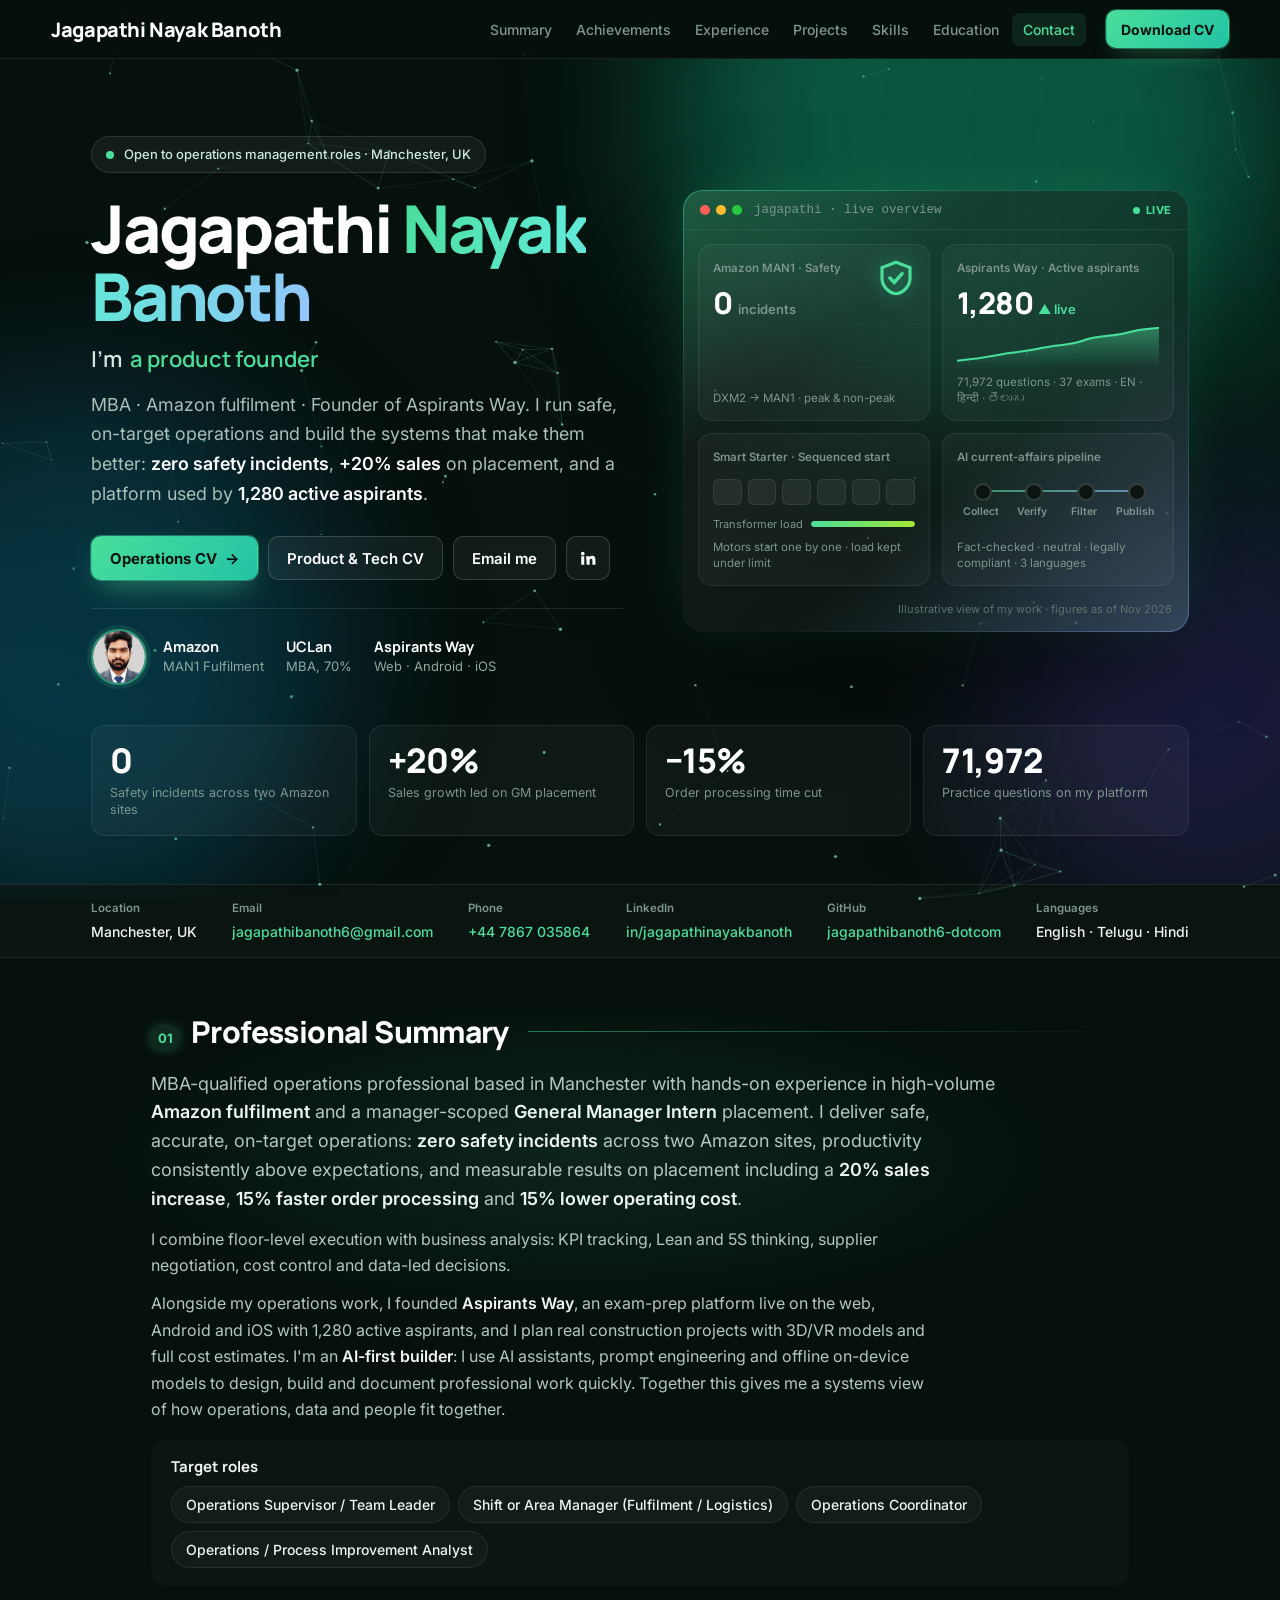
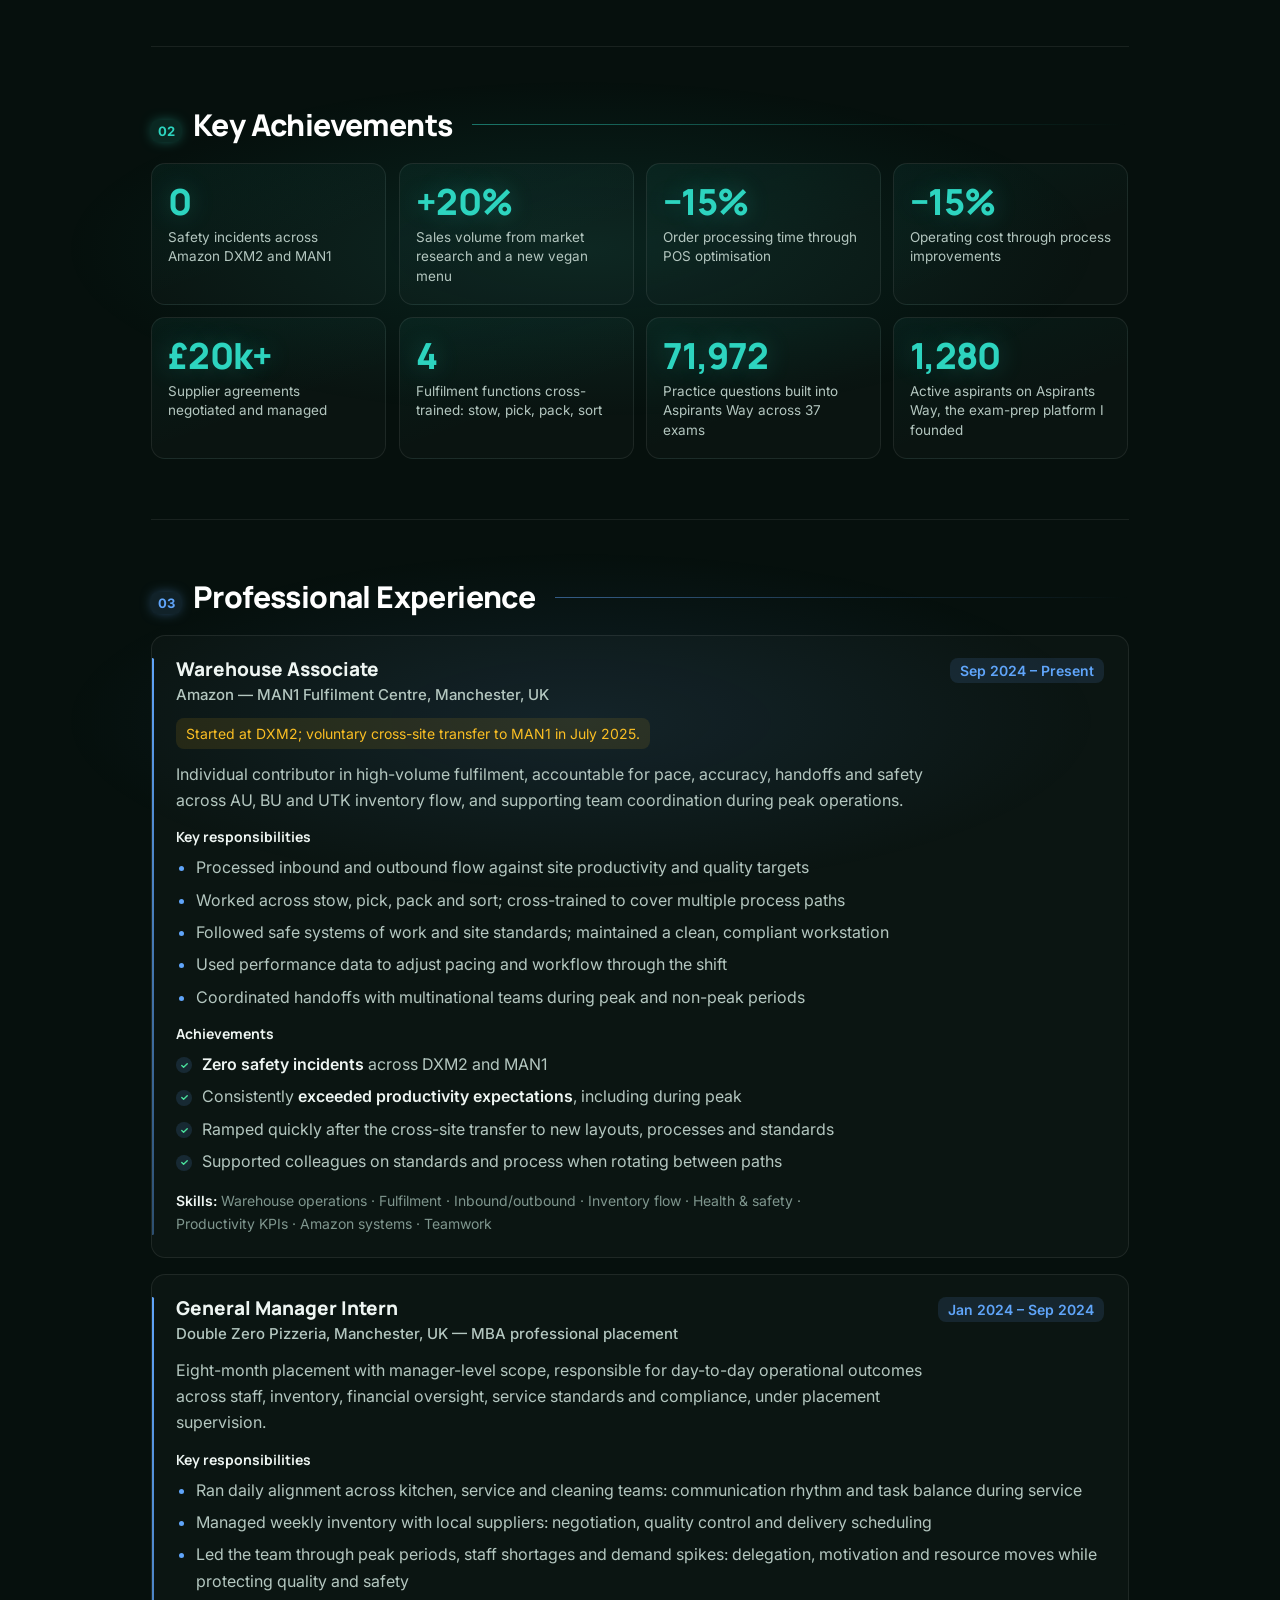
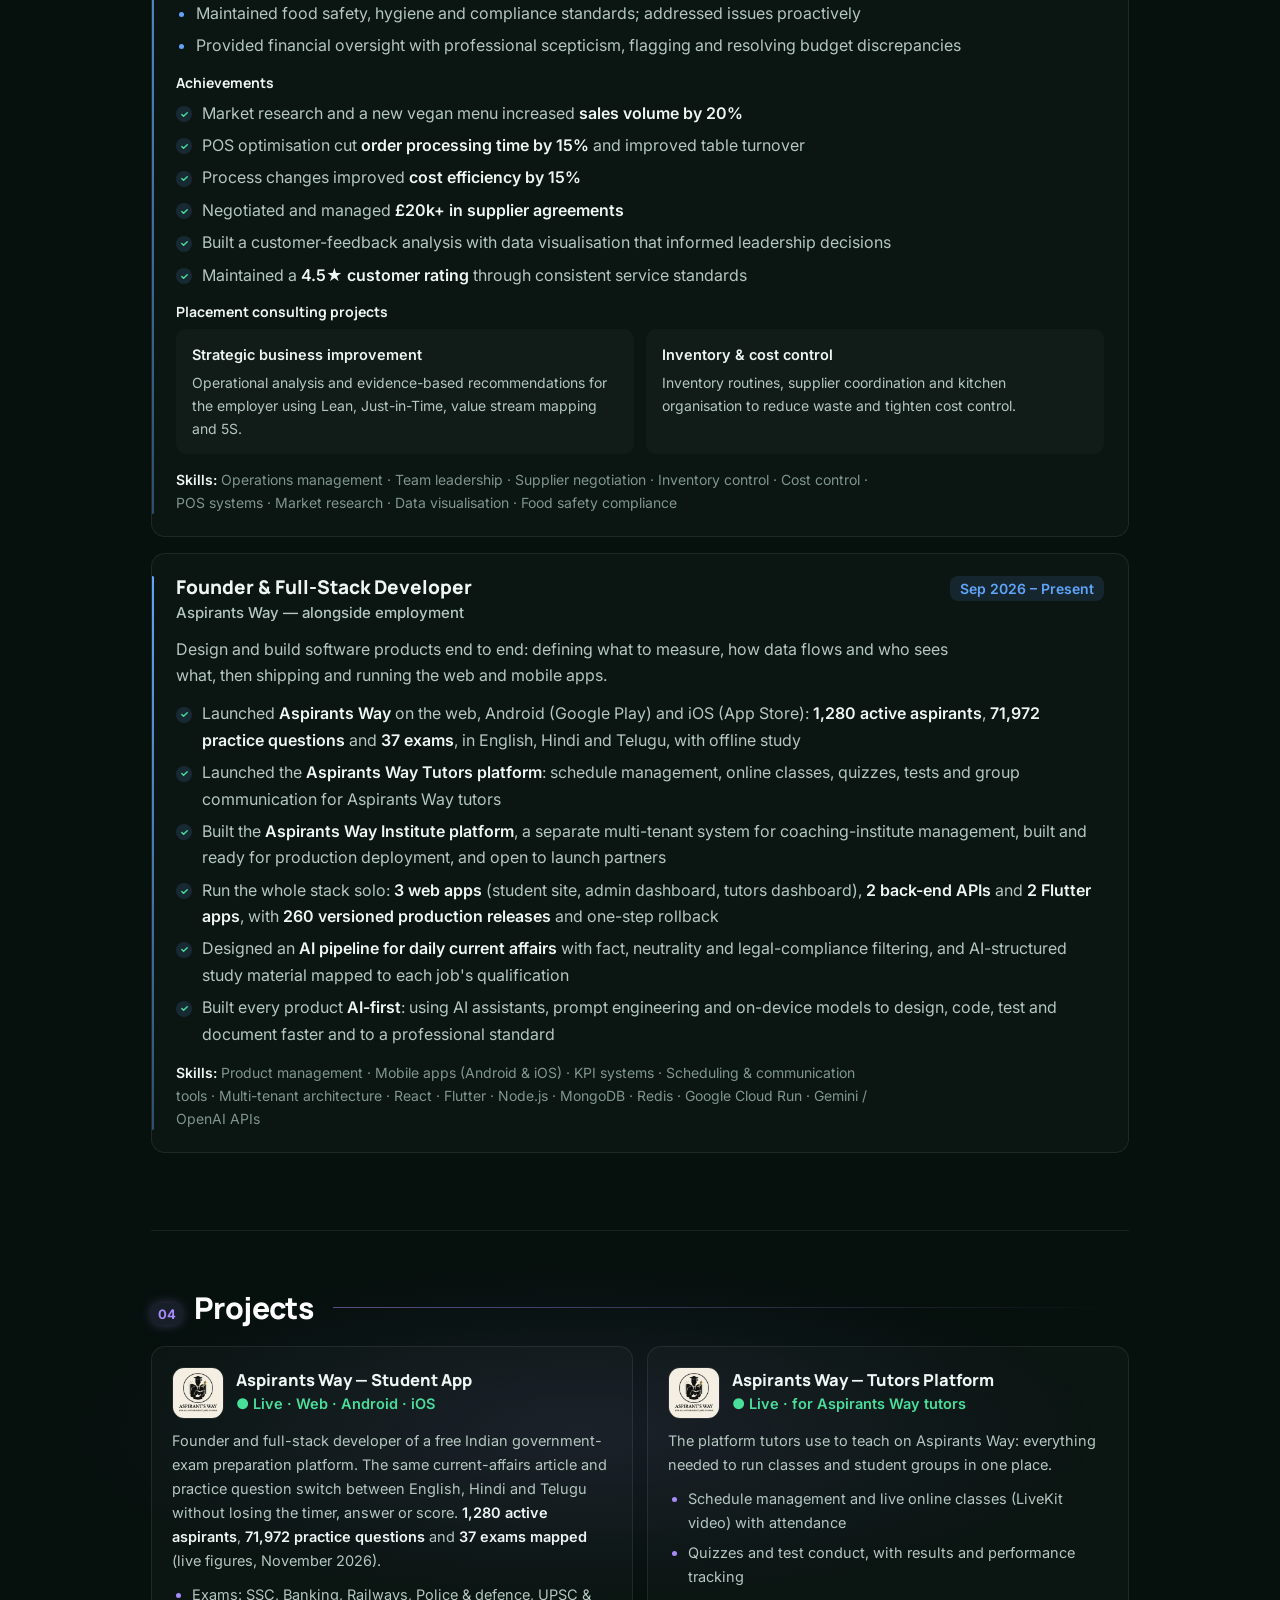
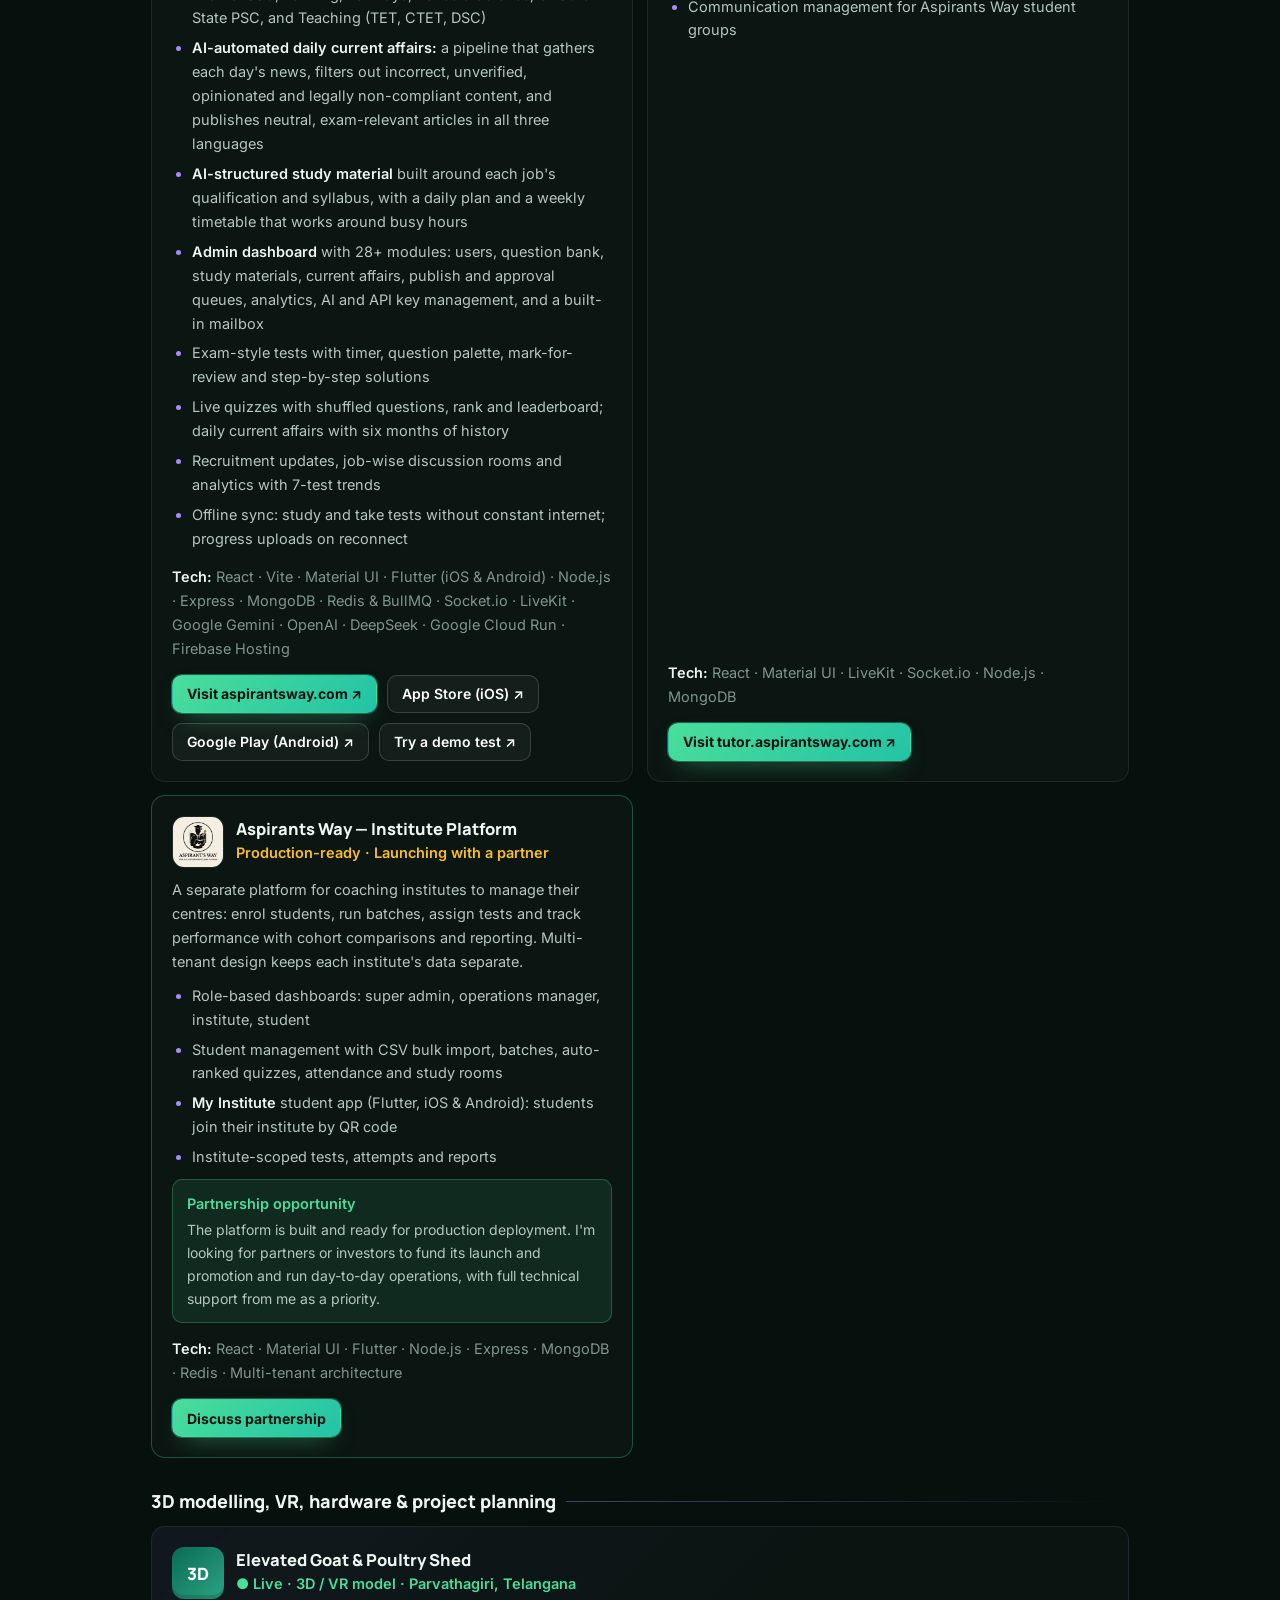
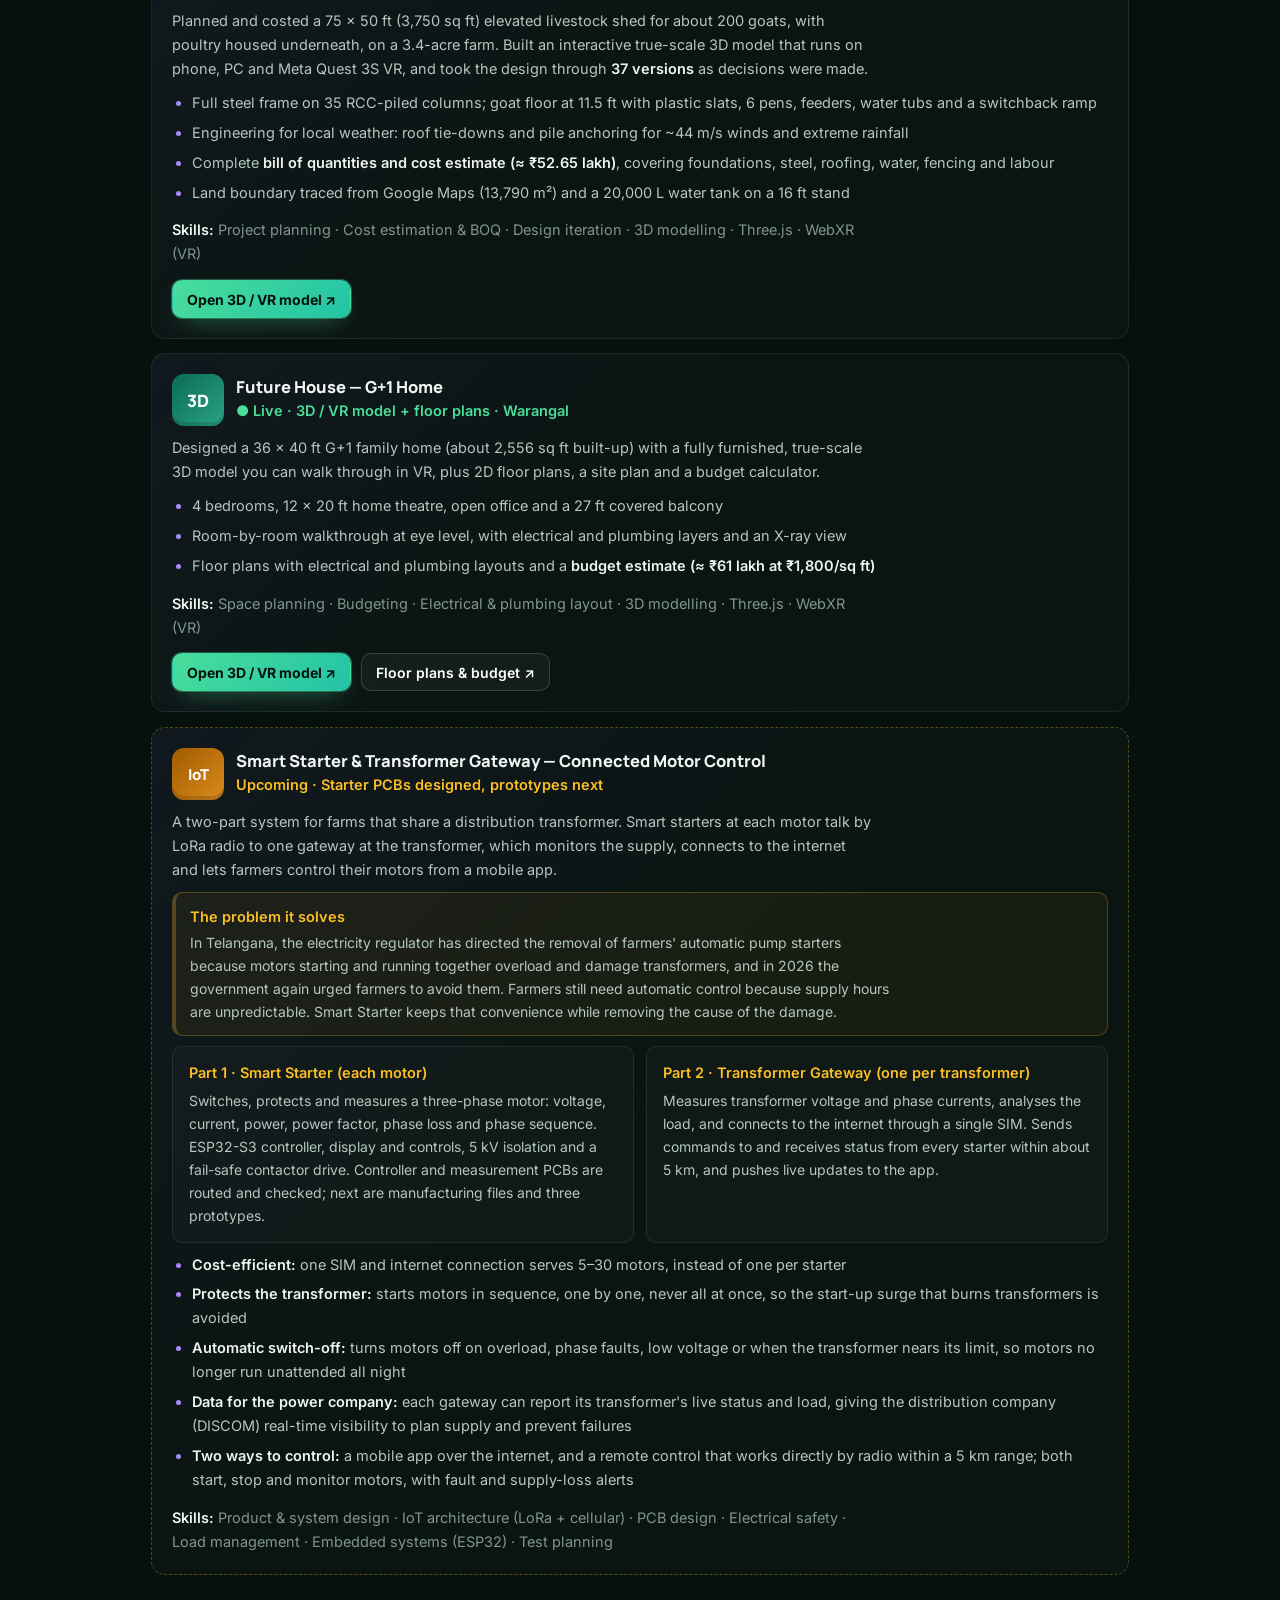
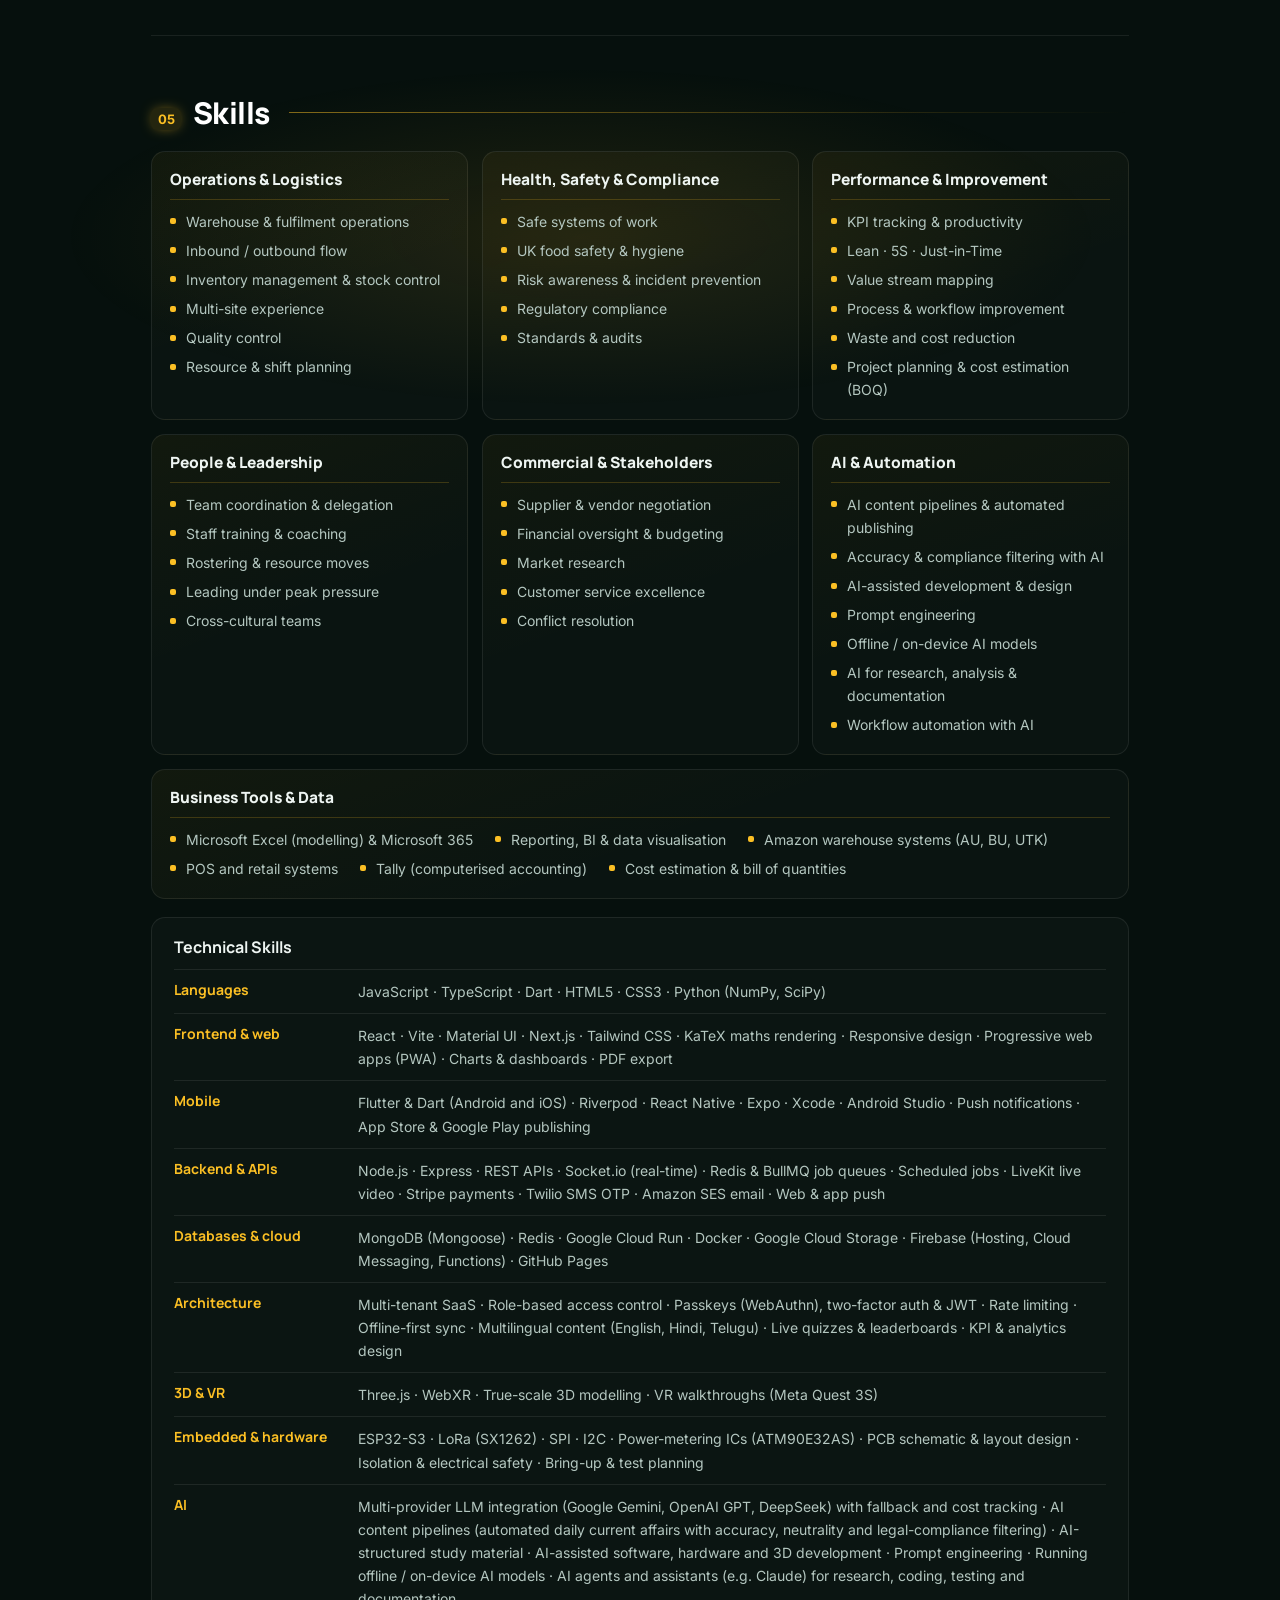
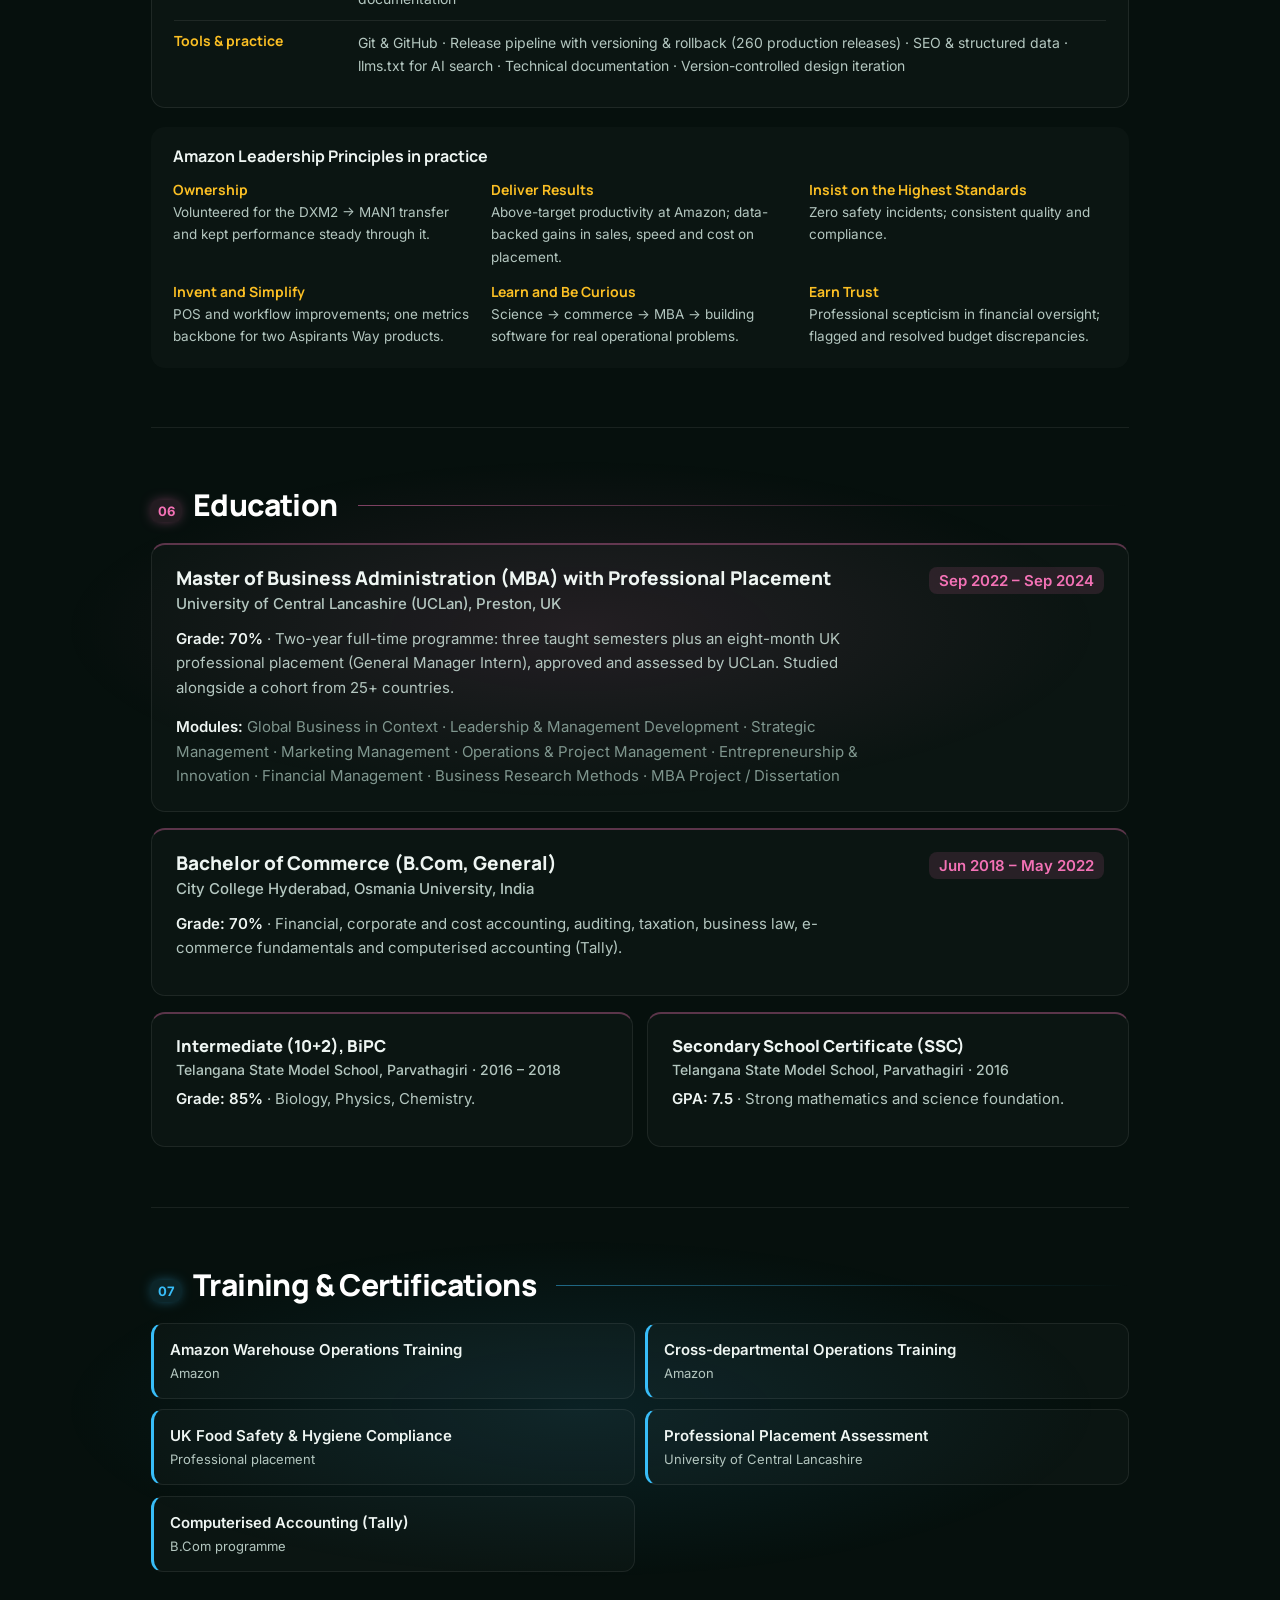
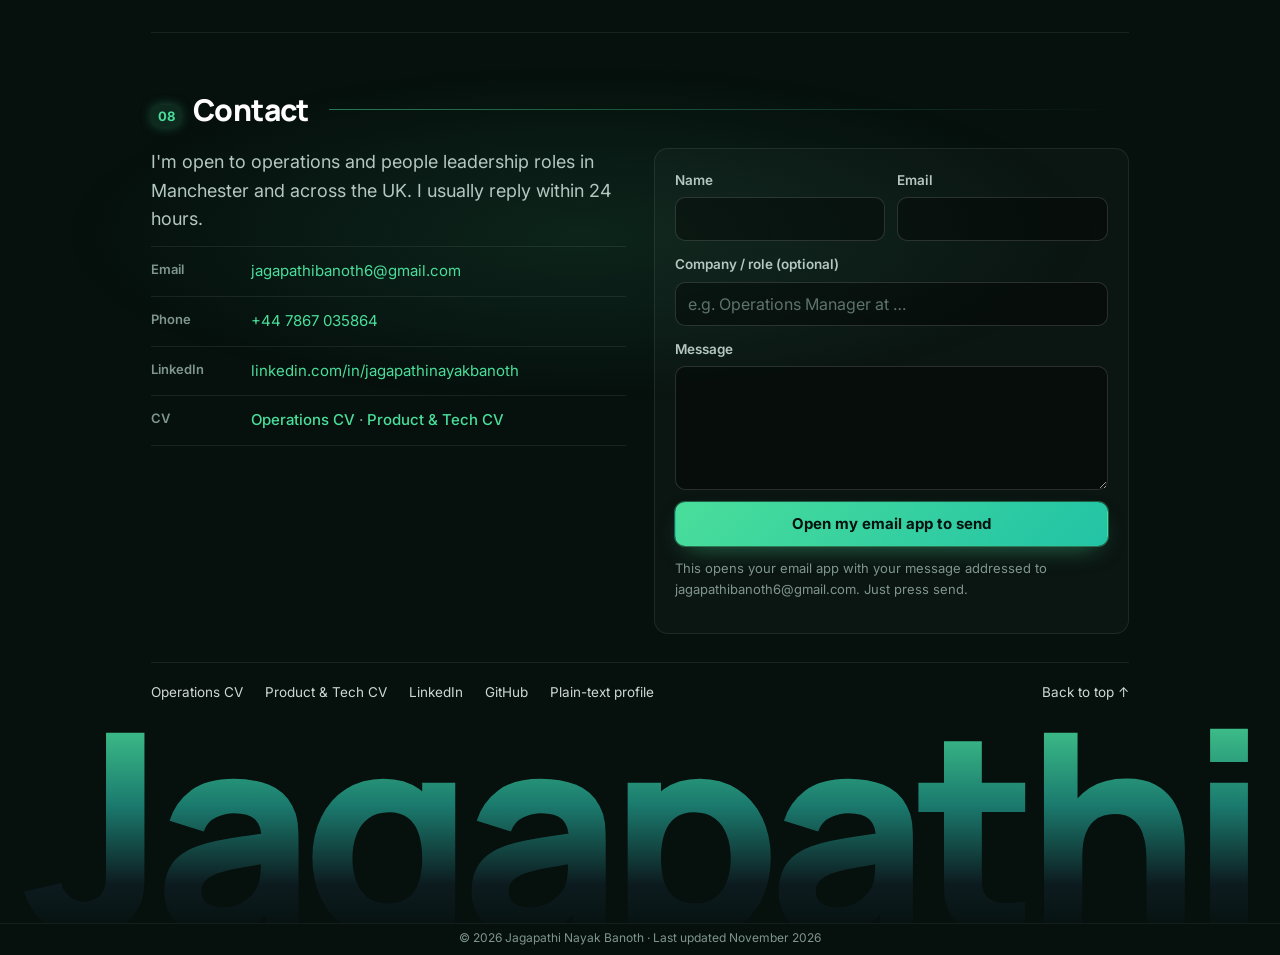
<file: index.html>
<!DOCTYPE html>
<html lang="en-GB">
<head>
<meta charset="UTF-8">
<meta name="viewport" content="width=device-width, initial-scale=1.0">
<title>Jagapathi Nayak Banoth | Operations Professional, MBA | Amazon Fulfilment | Manchester, UK</title>
<meta name="description" content="Jagapathi Nayak Banoth — MBA-qualified operations professional in Manchester, UK. Amazon fulfilment (MAN1), General Manager Intern placement, zero safety incidents, +20% sales, −15% processing time. Founder of Aspirants Way (web, Android, iOS; 1,280 active aspirants). Open to operations and people leadership roles.">
<meta name="keywords" content="Operations, Warehouse Operations, Fulfilment, Logistics, Amazon, Operations Manager, Shift Lead, Area Manager, Team Leader, MBA, Manchester, Health and Safety, KPI, Lean, 5S, Inventory Management, Supply Chain, Process Improvement">
<meta name="author" content="Jagapathi Nayak Banoth">
<meta name="robots" content="index, follow, max-image-preview:large">
<link rel="canonical" href="https://jagapathinayakbanoth.info/">
<meta property="og:type" content="profile">
<meta property="og:url" content="https://jagapathinayakbanoth.info/">
<meta property="og:title" content="Jagapathi Nayak Banoth — Operations Professional, MBA">
<meta property="og:description" content="Amazon fulfilment (MAN1) · GM Intern placement · MBA (UCLan). Safety, productivity and measurable results. Manchester, UK.">
<meta property="og:image" content="https://jagapathinayakbanoth.info/profile-picture.png">
<meta property="profile:first_name" content="Jagapathi Nayak">
<meta property="profile:last_name" content="Banoth">
<meta name="twitter:card" content="summary">
<meta name="theme-color" content="#ffffff">
<link rel="icon" type="image/png" href="favicon.png" sizes="48x48">
<link rel="apple-touch-icon" href="apple-touch-icon.png">
<link rel="alternate" type="text/plain" href="llms.txt" title="Plain-text profile for AI assistants">
<link rel="preconnect" href="https://fonts.googleapis.com">
<link rel="preconnect" href="https://fonts.gstatic.com" crossorigin>
<link href="https://fonts.googleapis.com/css2?family=Manrope:wght@600;700;800&family=Inter:wght@400;500;600&display=swap" rel="stylesheet">
<link rel="stylesheet" href="styles.css?v=13.7">

<script type="application/ld+json">
{
  "@context": "https://schema.org",
  "@type": "ProfilePage",
  "dateModified": "2026-11-21",
  "mainEntity": {
    "@type": "Person",
    "name": "Jagapathi Nayak Banoth",
    "jobTitle": "Operations Professional (Warehouse Associate, Amazon MAN1)",
    "description": "MBA-qualified operations professional with Amazon fulfilment experience and a manager-scoped General Manager Intern placement. Open to operations and people leadership roles in the UK.",
    "url": "https://jagapathinayakbanoth.info/",
    "image": "https://jagapathinayakbanoth.info/profile-picture.png",
    "email": "mailto:jagapathibanoth6@gmail.com",
    "telephone": "+44 7867 035864",
    "address": { "@type": "PostalAddress", "addressLocality": "Manchester", "addressCountry": "GB" },
    "worksFor": { "@type": "Organization", "name": "Amazon (MAN1 Fulfilment Centre)" },
    "alumniOf": [
      { "@type": "CollegeOrUniversity", "name": "University of Central Lancashire" },
      { "@type": "CollegeOrUniversity", "name": "Osmania University" }
    ],
    "hasCredential": [
      { "@type": "EducationalOccupationalCredential", "credentialCategory": "degree", "name": "MBA with Professional Placement", "recognizedBy": { "@type": "CollegeOrUniversity", "name": "University of Central Lancashire" } },
      { "@type": "EducationalOccupationalCredential", "credentialCategory": "degree", "name": "Bachelor of Commerce (General)", "recognizedBy": { "@type": "CollegeOrUniversity", "name": "Osmania University" } }
    ],
    "knowsAbout": ["Warehouse operations","Fulfilment","Inbound and outbound logistics","Inventory management","Health and safety","KPI management","Lean","5S","Just-in-time","Value stream mapping","Process improvement","Team leadership","Supplier negotiation","Cost control","Data analysis","Microsoft Excel","React","Next.js","Firebase","3D modelling","Three.js","WebXR","Cost estimation","Bill of quantities","PCB design","IoT","ESP32","JavaScript","TypeScript","Python","Flutter","Dart","React Native","Expo","Node.js","Express","MongoDB","Socket.io","Redis","BullMQ","Google Cloud Run","Docker","Google Cloud Storage","LiveKit","Google Gemini API","OpenAI API","DeepSeek API","Stripe","Twilio","Amazon SES","WebAuthn passkeys","Material UI","Vite","Tailwind CSS","LoRa","Multi-tenant SaaS","Progressive web apps","Prompt engineering","AI-assisted development","On-device AI models"],
    "knowsLanguage": ["English","Telugu","Hindi"],
    "sameAs": ["https://www.linkedin.com/in/jagapathinayakbanoth","https://github.com/jagapathibanoth6-dotcom"]
  }
}
</script>
</head>
<body>
<a class="skip" href="#summary">Skip to content</a>
<canvas id="net" aria-hidden="true"></canvas>
<div class="progress" id="progress" aria-hidden="true"></div>

<header class="topbar" id="topbar">
  <a href="#top" class="tb-name">Jagapathi Nayak Banoth</a>
  <nav class="tb-nav" id="tbNav" aria-label="Sections">
    <a href="#summary">Summary</a>
    <a href="#achievements">Achievements</a>
    <a href="#experience">Experience</a>
    <a href="#projects">Projects</a>
    <a href="#skills">Skills</a>
    <a href="#education">Education</a>
    <a href="#contact">Contact</a>
  </nav>
  <a href="#cvs" class="btn btn-primary btn-sm">Download CV</a>
</header>

<section class="hero" id="top" aria-label="Introduction">
  <div class="hx-bg" aria-hidden="true"><i class="m1"></i><i class="m2"></i><i class="m3"></i></div>
  <div class="hx-grid" id="hxGrid" aria-hidden="true"></div>
  <div class="hero-in">
    <div class="hero-copy">
      <p class="hero-badge"><span class="dot" aria-hidden="true"></span>Open to operations management roles · Manchester, UK</p>
      <h1 class="hero-name">Jagapathi <span class="grad">Nayak Banoth</span></h1>
      <p class="hero-role">I'm <span class="rot" aria-label="an operations leader, a product founder and an AI-first builder"><span class="rw on">an operations leader</span><span class="rw">a product founder</span><span class="rw">an AI-first builder</span></span></p>
      <p class="hero-pitch">MBA · Amazon fulfilment · Founder of Aspirants Way. I run safe, on-target operations and build the systems that make them better: <strong>zero safety incidents</strong>, <strong>+20% sales</strong> on placement, and a platform used by <strong>1,280 active aspirants</strong>.</p>
      <div class="hero-cta">
        <a href="resume.html?v=20261121" class="btn btn-glow">Operations CV <span aria-hidden="true">→</span></a>
        <a href="resume-tech.html?v=20261121" class="btn btn-glass">Product &amp; Tech CV</a>
        <a href="mailto:jagapathibanoth6@gmail.com?subject=Opportunity%20for%20Jagapathi%20Nayak%20Banoth" class="btn btn-glass">Email me</a>
        <a href="https://www.linkedin.com/in/jagapathinayakbanoth" target="_blank" rel="noopener" class="btn btn-glass btn-icon" aria-label="LinkedIn profile"><svg viewBox="0 0 24 24" width="18" height="18" aria-hidden="true"><path fill="currentColor" d="M4.98 3.5a2.5 2.5 0 1 1 0 5 2.5 2.5 0 0 1 0-5zM3 9.5h4V21H3zM9.5 9.5h3.8v1.6h.06c.53-1 1.83-2.06 3.77-2.06 4.03 0 4.77 2.65 4.77 6.1V21h-4v-5.1c0-1.22-.02-2.79-1.7-2.79-1.7 0-1.96 1.33-1.96 2.7V21h-4z"/></svg></a>
      </div>
      <div class="hero-me">
        <img src="profile.jpg" fetchpriority="high" alt="Photo of Jagapathi Nayak Banoth" width="56" height="56">
        <ul class="hero-cred" aria-label="Experience and education">
          <li><b>Amazon</b> MAN1 Fulfilment</li>
          <li><b>UCLan</b> MBA, 70%</li>
          <li><b>Aspirants Way</b> Web · Android · iOS</li>
        </ul>
      </div>
    </div>

    <div class="console" id="console" aria-label="Illustrative overview of my work">
      <div class="c-bar"><span class="c-dots"><i></i><i></i><i></i></span><span class="c-title">jagapathi · live overview</span><span class="c-live"><i></i>LIVE</span></div>
      <div class="c-grid">
        <div class="c-card c-safety">
          <p class="c-label">Amazon MAN1 · Safety</p>
          <p class="c-big">0 <small>incidents</small></p>
          <p class="c-sub">DXM2 → MAN1 · peak &amp; non-peak</p>
          <div class="shield" aria-hidden="true"><svg viewBox="0 0 24 24"><path d="M12 3 4 6v6c0 4.5 3.4 8.3 8 9 4.6-.7 8-4.5 8-9V6z" fill="none" stroke="currentColor" stroke-width="1.8"/><path d="m8.5 12 2.5 2.5 4.5-5" fill="none" stroke="currentColor" stroke-width="2" stroke-linecap="round"/></svg></div>
        </div>
        <div class="c-card c-users">
          <p class="c-label">Aspirants Way · Active aspirants</p>
          <p class="c-big"><span data-count="1280">1,280</span> <small class="up">▲ live</small></p>
          <svg class="spark" viewBox="0 0 200 48" preserveAspectRatio="none" aria-hidden="true"><defs><linearGradient id="sg" x1="0" x2="0" y1="0" y2="1"><stop offset="0" stop-color="#4ade9b" stop-opacity=".45"/><stop offset="1" stop-color="#4ade9b" stop-opacity="0"/></linearGradient></defs><path class="area" d="M0,44 L0,40 C20,38 30,36 45,33 S70,30 85,26 S110,24 125,18 S155,14 170,9 S190,6 200,4 L200,48 L0,48Z" fill="url(#sg)"/><path class="line" d="M0,40 C20,38 30,36 45,33 S70,30 85,26 S110,24 125,18 S155,14 170,9 S190,6 200,4" fill="none" stroke="#4ade9b" stroke-width="2.2"/></svg>
          <p class="c-sub">71,972 questions · 37 exams · EN · हिन्दी · తెలుగు</p>
        </div>
        <div class="c-card c-starter">
          <p class="c-label">Smart Starter · Sequenced start</p>
          <div class="motors" aria-hidden="true"><i></i><i></i><i></i><i></i><i></i><i></i></div>
          <div class="load"><span>Transformer load</span><div class="load-bar"><i></i></div></div>
          <p class="c-sub">Motors start one by one · load kept under limit</p>
        </div>
        <div class="c-card c-ai">
          <p class="c-label">AI current-affairs pipeline</p>
          <ol class="pipe" aria-hidden="true"><li>Collect</li><li>Verify</li><li>Filter</li><li>Publish</li></ol>
          <p class="c-sub">Fact-checked · neutral · legally compliant · 3 languages</p>
        </div>
      </div>
      <p class="c-foot">Illustrative view of my work · figures as of Nov 2026</p>
    </div>
  </div>

  <div class="hero-stats">
    <div><b data-count="0">0</b><span>Safety incidents across two Amazon sites</span></div>
    <div><b data-count="20" data-prefix="+" data-suffix="%">+20%</b><span>Sales growth led on GM placement</span></div>
    <div><b data-count="15" data-prefix="−" data-suffix="%">−15%</b><span>Order processing time cut</span></div>
    <div><b data-count="71972">71,972</b><span>Practice questions on my platform</span></div>
  </div>
</section>

<section class="factbar" aria-label="Quick facts">
  <ul>
    <li><span>Location</span><b>Manchester, UK</b></li>
    <li><span>Email</span><a href="mailto:jagapathibanoth6@gmail.com?subject=Opportunity%20for%20Jagapathi%20Nayak%20Banoth">jagapathibanoth6@gmail.com</a></li>
    <li><span>Phone</span><a href="tel:+447867035864">+44 7867 035864</a></li>
    <li><span>LinkedIn</span><a href="https://www.linkedin.com/in/jagapathinayakbanoth" target="_blank" rel="noopener">in/jagapathinayakbanoth</a></li>
    <li><span>GitHub</span><a href="https://github.com/jagapathibanoth6-dotcom" target="_blank" rel="noopener">jagapathibanoth6-dotcom</a></li>
    <li><span>Languages</span><b>English · Telugu · Hindi</b></li>
  </ul>
</section>

<div class="layout">

  <!-- ============ SIDEBAR / PROFILE ============ -->
  

  <!-- ============ MAIN ============ -->
  <main class="main">

    <section class="sec" id="summary" aria-labelledby="h-summary">
      <h2 id="h-summary" class="sec-title"><span class="num">01</span>Professional Summary</h2>
      <p class="lead">MBA-qualified operations professional based in Manchester with hands-on experience in high-volume <strong>Amazon fulfilment</strong> and a manager-scoped <strong>General Manager Intern</strong> placement. I deliver safe, accurate, on-target operations: <strong>zero safety incidents</strong> across two Amazon sites, productivity consistently above expectations, and measurable results on placement including a <strong>20% sales increase</strong>, <strong>15% faster order processing</strong> and <strong>15% lower operating cost</strong>.</p>
      <p>I combine floor-level execution with business analysis: KPI tracking, Lean and 5S thinking, supplier negotiation, cost control and data-led decisions.</p>
      <p>Alongside my operations work, I founded <strong>Aspirants Way</strong>, an exam-prep platform live on the web, Android and iOS with 1,280 active aspirants, and I plan real construction projects with 3D/VR models and full cost estimates. I'm an <strong>AI-first builder</strong>: I use AI assistants, prompt engineering and offline on-device models to design, build and document professional work quickly. Together this gives me a systems view of how operations, data and people fit together.</p>
      <div class="target">
        <h3>Target roles</h3>
        <ul class="pills">
          <li>Operations Supervisor / Team Leader</li>
          <li>Shift or Area Manager (Fulfilment / Logistics)</li>
          <li>Operations Coordinator</li>
          <li>Operations / Process Improvement Analyst</li>
        </ul>
      </div>
    </section>

    <section class="sec" id="achievements" aria-labelledby="h-ach">
      <h2 id="h-ach" class="sec-title"><span class="num">02</span>Key Achievements</h2>
      <div class="kpis">
        <div class="kpi reveal"><b>0</b><span>Safety incidents across Amazon DXM2 and MAN1</span></div>
        <div class="kpi reveal"><b data-count="20" data-prefix="+" data-suffix="%">+20%</b><span>Sales volume from market research and a new vegan menu</span></div>
        <div class="kpi reveal"><b data-count="15" data-prefix="−" data-suffix="%">−15%</b><span>Order processing time through POS optimisation</span></div>
        <div class="kpi reveal"><b data-count="15" data-prefix="−" data-suffix="%">−15%</b><span>Operating cost through process improvements</span></div>
        <div class="kpi reveal"><b data-count="20" data-prefix="£" data-suffix="k+">£20k+</b><span>Supplier agreements negotiated and managed</span></div>
        <div class="kpi reveal"><b data-count="4">4</b><span>Fulfilment functions cross-trained: stow, pick, pack, sort</span></div>
        <div class="kpi reveal"><b data-count="71972">71,972</b><span>Practice questions built into Aspirants Way across 37 exams</span></div>
        <div class="kpi reveal"><b data-count="1280">1,280</b><span>Active aspirants on Aspirants Way, the exam-prep platform I founded</span></div>
      </div>
    </section>

    <section class="sec" id="experience" aria-labelledby="h-exp">
      <h2 id="h-exp" class="sec-title"><span class="num">03</span>Professional Experience</h2>

      <article class="job reveal">
        <header class="job-head">
          <div>
            <h3>Warehouse Associate</h3>
            <p class="org">Amazon — MAN1 Fulfilment Centre, Manchester, UK</p>
          </div>
          <p class="when"><time datetime="2024-09">Sep 2024</time> – Present</p>
        </header>
        <p class="note">Started at DXM2; voluntary cross-site transfer to MAN1 in July 2025.</p>
        <p>Individual contributor in high-volume fulfilment, accountable for pace, accuracy, handoffs and safety across AU, BU and UTK inventory flow, and supporting team coordination during peak operations.</p>
        <h4>Key responsibilities</h4>
        <ul>
          <li>Processed inbound and outbound flow against site productivity and quality targets</li>
          <li>Worked across stow, pick, pack and sort; cross-trained to cover multiple process paths</li>
          <li>Followed safe systems of work and site standards; maintained a clean, compliant workstation</li>
          <li>Used performance data to adjust pacing and workflow through the shift</li>
          <li>Coordinated handoffs with multinational teams during peak and non-peak periods</li>
        </ul>
        <h4>Achievements</h4>
        <ul class="ach">
          <li><b>Zero safety incidents</b> across DXM2 and MAN1</li>
          <li>Consistently <b>exceeded productivity expectations</b>, including during peak</li>
          <li>Ramped quickly after the cross-site transfer to new layouts, processes and standards</li>
          <li>Supported colleagues on standards and process when rotating between paths</li>
        </ul>
        <p class="kw"><span>Skills:</span> Warehouse operations · Fulfilment · Inbound/outbound · Inventory flow · Health &amp; safety · Productivity KPIs · Amazon systems · Teamwork</p>
      </article>

      <article class="job reveal">
        <header class="job-head">
          <div>
            <h3>General Manager Intern</h3>
            <p class="org">Double Zero Pizzeria, Manchester, UK — MBA professional placement</p>
          </div>
          <p class="when"><time datetime="2024-01">Jan 2024</time> – <time datetime="2024-09">Sep 2024</time></p>
        </header>
        <p>Eight-month placement with manager-level scope, responsible for day-to-day operational outcomes across staff, inventory, financial oversight, service standards and compliance, under placement supervision.</p>
        <h4>Key responsibilities</h4>
        <ul>
          <li>Ran daily alignment across kitchen, service and cleaning teams: communication rhythm and task balance during service</li>
          <li>Managed weekly inventory with local suppliers: negotiation, quality control and delivery scheduling</li>
          <li>Led the team through peak periods, staff shortages and demand spikes: delegation, motivation and resource moves while protecting quality and safety</li>
          <li>Maintained food safety, hygiene and compliance standards; addressed issues proactively</li>
          <li>Provided financial oversight with professional scepticism, flagging and resolving budget discrepancies</li>
        </ul>
        <h4>Achievements</h4>
        <ul class="ach">
          <li>Market research and a new vegan menu increased <b>sales volume by 20%</b></li>
          <li>POS optimisation cut <b>order processing time by 15%</b> and improved table turnover</li>
          <li>Process changes improved <b>cost efficiency by 15%</b></li>
          <li>Negotiated and managed <b>£20k+ in supplier agreements</b></li>
          <li>Built a customer-feedback analysis with data visualisation that informed leadership decisions</li>
          <li>Maintained a <b>4.5★ customer rating</b> through consistent service standards</li>
        </ul>
        <div class="sub">
          <h4>Placement consulting projects</h4>
          <div class="sub-grid">
            <div><b>Strategic business improvement</b><p>Operational analysis and evidence-based recommendations for the employer using Lean, Just-in-Time, value stream mapping and 5S.</p></div>
            <div><b>Inventory &amp; cost control</b><p>Inventory routines, supplier coordination and kitchen organisation to reduce waste and tighten cost control.</p></div>
          </div>
        </div>
        <p class="kw"><span>Skills:</span> Operations management · Team leadership · Supplier negotiation · Inventory control · Cost control · POS systems · Market research · Data visualisation · Food safety compliance</p>
      </article>

      <article class="job reveal">
        <header class="job-head">
          <div>
            <h3>Founder &amp; Full-Stack Developer</h3>
            <p class="org">Aspirants Way — alongside employment</p>
          </div>
          <p class="when"><time datetime="2026-09-11">Sep 2026</time> – Present</p>
        </header>
        <p>Design and build software products end to end: defining what to measure, how data flows and who sees what, then shipping and running the web and mobile apps.</p>
        <ul class="ach">
          <li>Launched <b>Aspirants Way</b> on the web, Android (Google Play) and iOS (App Store): <b>1,280 active aspirants</b>, <b>71,972 practice questions</b> and <b>37 exams</b>, in English, Hindi and Telugu, with offline study</li>
          <li>Launched the <b>Aspirants Way Tutors platform</b>: schedule management, online classes, quizzes, tests and group communication for Aspirants Way tutors</li>
          <li>Built the <b>Aspirants Way Institute platform</b>, a separate multi-tenant system for coaching-institute management, built and ready for production deployment, and open to launch partners</li>
          <li>Run the whole stack solo: <b>3 web apps</b> (student site, admin dashboard, tutors dashboard), <b>2 back-end APIs</b> and <b>2 Flutter apps</b>, with <b>260 versioned production releases</b> and one-step rollback</li>
          <li>Designed an <b>AI pipeline for daily current affairs</b> with fact, neutrality and legal-compliance filtering, and AI-structured study material mapped to each job's qualification</li>
          <li>Built every product <b>AI-first</b>: using AI assistants, prompt engineering and on-device models to design, code, test and document faster and to a professional standard</li>
        </ul>
        <p class="kw"><span>Skills:</span> Product management · Mobile apps (Android &amp; iOS) · KPI systems · Scheduling &amp; communication tools · Multi-tenant architecture · React · Flutter · Node.js · MongoDB · Redis · Google Cloud Run · Gemini / OpenAI APIs</p>
      </article>
    </section>

    <section class="sec" id="projects" aria-labelledby="h-proj">
      <h2 id="h-proj" class="sec-title"><span class="num">04</span>Projects</h2>
      <div class="projects">
        <article class="proj reveal">
          <div class="proj-head"><img src="aw-logo.jpg" loading="lazy" decoding="async" alt="Aspirants Way logo" width="52" height="52"><div><h3>Aspirants Way — Student App</h3><p class="status live">Live · Web · Android · iOS</p></div></div>
          <p>Founder and full-stack developer of a free Indian government-exam preparation platform. The same current-affairs article and practice question switch between English, Hindi and Telugu without losing the timer, answer or score. <b>1,280 active aspirants</b>, <b>71,972 practice questions</b> and <b>37 exams mapped</b> (live figures, November 2026).</p>
          <ul>
            <li>Exams: SSC, Banking, Railways, Police &amp; defence, UPSC &amp; State PSC, and Teaching (TET, CTET, DSC)</li>
            <li><b>AI-automated daily current affairs:</b> a pipeline that gathers each day's news, filters out incorrect, unverified, opinionated and legally non-compliant content, and publishes neutral, exam-relevant articles in all three languages</li>
            <li><b>AI-structured study material</b> built around each job's qualification and syllabus, with a daily plan and a weekly timetable that works around busy hours</li>
            <li><b>Admin dashboard</b> with 28+ modules: users, question bank, study materials, current affairs, publish and approval queues, analytics, AI and API key management, and a built-in mailbox</li>
            <li>Exam-style tests with timer, question palette, mark-for-review and step-by-step solutions</li>
            <li>Live quizzes with shuffled questions, rank and leaderboard; daily current affairs with six months of history</li>
            <li>Recruitment updates, job-wise discussion rooms and analytics with 7-test trends</li>
            <li>Offline sync: study and take tests without constant internet; progress uploads on reconnect</li>
          </ul>
          <p class="kw"><span>Tech:</span> React · Vite · Material UI · Flutter (iOS &amp; Android) · Node.js · Express · MongoDB · Redis &amp; BullMQ · Socket.io · LiveKit · Google Gemini · OpenAI · DeepSeek · Google Cloud Run · Firebase Hosting</p>
          <div class="links">
            <a class="btn btn-primary btn-sm" href="https://www.aspirantsway.com/" target="_blank" rel="noopener">Visit aspirantsway.com ↗</a>
            <a class="btn btn-outline btn-sm" href="https://apps.apple.com/gb/app/aspirants-way/id6812630753" target="_blank" rel="noopener">App Store (iOS) ↗</a>
            <a class="btn btn-outline btn-sm" href="https://play.google.com/store/apps/details?id=com.aspirantsway.app" target="_blank" rel="noopener">Google Play (Android) ↗</a>
            <a class="btn btn-outline btn-sm" href="https://www.aspirantsway.com/demo-test" target="_blank" rel="noopener">Try a demo test ↗</a>
          </div>
        </article>
        <article class="proj reveal">
          <div class="proj-head"><img src="aw-logo.jpg" loading="lazy" decoding="async" alt="Aspirants Way logo" width="52" height="52"><div><h3>Aspirants Way — Tutors Platform</h3><p class="status live">Live · for Aspirants Way tutors</p></div></div>
          <p>The platform tutors use to teach on Aspirants Way: everything needed to run classes and student groups in one place.</p>
          <ul><li>Schedule management and live online classes (LiveKit video) with attendance</li><li>Quizzes and test conduct, with results and performance tracking</li><li>Communication management for Aspirants Way student groups</li></ul>
          <p class="kw"><span>Tech:</span> React · Material UI · LiveKit · Socket.io · Node.js · MongoDB</p>
          <div class="links">
            <a class="btn btn-primary btn-sm" href="https://www.tutor.aspirantsway.com" target="_blank" rel="noopener">Visit tutor.aspirantsway.com ↗</a>
          </div>
        </article>
        <article class="proj proj-partner reveal">
          <div class="proj-head"><img src="aw-logo.jpg" loading="lazy" decoding="async" alt="Aspirants Way logo" width="52" height="52"><div><h3>Aspirants Way — Institute Platform</h3><p class="status build">Production-ready · Launching with a partner</p></div></div>
          <p>A separate platform for coaching institutes to manage their centres: enrol students, run batches, assign tests and track performance with cohort comparisons and reporting. Multi-tenant design keeps each institute's data separate.</p>
          <ul><li>Role-based dashboards: super admin, operations manager, institute, student</li><li>Student management with CSV bulk import, batches, auto-ranked quizzes, attendance and study rooms</li><li><b>My Institute</b> student app (Flutter, iOS &amp; Android): students join their institute by QR code</li><li>Institute-scoped tests, attempts and reports</li></ul>
          <div class="partner">
            <b>Partnership opportunity</b>
            <p>The platform is built and ready for production deployment. I'm looking for partners or investors to fund its launch and promotion and run day-to-day operations, with full technical support from me as a priority.</p>
          </div>
          <p class="kw"><span>Tech:</span> React · Material UI · Flutter · Node.js · Express · MongoDB · Redis · Multi-tenant architecture</p>
          <div class="links">
            <a class="btn btn-primary btn-sm" href="mailto:jagapathibanoth6@gmail.com?subject=Aspirants%20Way%20Institute%20Platform%20%E2%80%94%20partnership" >Discuss partnership</a>
          </div>
        </article>
        
        
        
        
      </div>
      <h3 class="sub-title">3D modelling, VR, hardware &amp; project planning</h3>
      <div class="projects projects-3d">
        <article class="proj proj-3d reveal">
          <div class="proj-head"><div class="ico3d" aria-hidden="true">3D</div><div><h3>Elevated Goat &amp; Poultry Shed</h3><p class="status live">Live · 3D / VR model · Parvathagiri, Telangana</p></div></div>
          <p>Planned and costed a 75 × 50 ft (3,750 sq ft) elevated livestock shed for about 200 goats, with poultry housed underneath, on a 3.4-acre farm. Built an interactive true-scale 3D model that runs on phone, PC and Meta Quest 3S VR, and took the design through <b>37 versions</b> as decisions were made.</p>
          <ul>
            <li>Full steel frame on 35 RCC-piled columns; goat floor at 11.5 ft with plastic slats, 6 pens, feeders, water tubs and a switchback ramp</li>
            <li>Engineering for local weather: roof tie-downs and pile anchoring for ~44 m/s winds and extreme rainfall</li>
            <li>Complete <b>bill of quantities and cost estimate (≈ ₹52.65 lakh)</b>, covering foundations, steel, roofing, water, fencing and labour</li>
            <li>Land boundary traced from Google Maps (13,790 m²) and a 20,000 L water tank on a 16 ft stand</li>
          </ul>
          <p class="kw"><span>Skills:</span> Project planning · Cost estimation &amp; BOQ · Design iteration · 3D modelling · Three.js · WebXR (VR)</p>
          <div class="links">
            <a class="btn btn-primary btn-sm" href="https://jagapathibanoth6-dotcom.github.io/gaot-shed/" target="_blank" rel="noopener">Open 3D / VR model ↗</a>
          </div>
        </article>
        <article class="proj proj-3d reveal">
          <div class="proj-head"><div class="ico3d" aria-hidden="true">3D</div><div><h3>Future House — G+1 Home</h3><p class="status live">Live · 3D / VR model + floor plans · Warangal</p></div></div>
          <p>Designed a 36 × 40 ft G+1 family home (about 2,556 sq ft built-up) with a fully furnished, true-scale 3D model you can walk through in VR, plus 2D floor plans, a site plan and a budget calculator.</p>
          <ul>
            <li>4 bedrooms, 12 × 20 ft home theatre, open office and a 27 ft covered balcony</li>
            <li>Room-by-room walkthrough at eye level, with electrical and plumbing layers and an X-ray view</li>
            <li>Floor plans with electrical and plumbing layouts and a <b>budget estimate (≈ ₹61 lakh at ₹1,800/sq ft)</b></li>
          </ul>
          <p class="kw"><span>Skills:</span> Space planning · Budgeting · Electrical &amp; plumbing layout · 3D modelling · Three.js · WebXR (VR)</p>
          <div class="links">
            <a class="btn btn-primary btn-sm" href="https://jagapathibanoth6-dotcom.github.io/Future-house/" target="_blank" rel="noopener">Open 3D / VR model ↗</a>
            <a class="btn btn-outline btn-sm" href="https://jagapathibanoth6-dotcom.github.io/Future-house/plan.html" target="_blank" rel="noopener">Floor plans &amp; budget ↗</a>
          </div>
        </article>
        <article class="proj proj-3d proj-upcoming reveal">
          <div class="proj-head"><div class="ico3d ico-up" aria-hidden="true">IoT</div><div><h3>Smart Starter &amp; Transformer Gateway — Connected Motor Control</h3><p class="status build">Upcoming · Starter PCBs designed, prototypes next</p></div></div>
          <p>A two-part system for farms that share a distribution transformer. Smart starters at each motor talk by LoRa radio to one gateway at the transformer, which monitors the supply, connects to the internet and lets farmers control their motors from a mobile app.</p>
          <div class="why">
            <b>The problem it solves</b>
            <p>In Telangana, the electricity regulator has directed the removal of farmers' automatic pump starters because motors starting and running together overload and damage transformers, and in 2026 the government again urged farmers to avoid them. Farmers still need automatic control because supply hours are unpredictable. Smart Starter keeps that convenience while removing the cause of the damage.</p>
          </div>
          <div class="sys">
            <div><b>Part 1 · Smart Starter (each motor)</b><p>Switches, protects and measures a three-phase motor: voltage, current, power, power factor, phase loss and phase sequence. ESP32-S3 controller, display and controls, 5 kV isolation and a fail-safe contactor drive. Controller and measurement PCBs are routed and checked; next are manufacturing files and three prototypes.</p></div>
            <div><b>Part 2 · Transformer Gateway (one per transformer)</b><p>Measures transformer voltage and phase currents, analyses the load, and connects to the internet through a single SIM. Sends commands to and receives status from every starter within about 5 km, and pushes live updates to the app.</p></div>
          </div>
          <ul>
            <li><b>Cost-efficient:</b> one SIM and internet connection serves 5–30 motors, instead of one per starter</li>
            <li><b>Protects the transformer:</b> starts motors in sequence, one by one, never all at once, so the start-up surge that burns transformers is avoided</li>
            <li><b>Automatic switch-off:</b> turns motors off on overload, phase faults, low voltage or when the transformer nears its limit, so motors no longer run unattended all night</li>
            <li><b>Data for the power company:</b> each gateway can report its transformer's live status and load, giving the distribution company (DISCOM) real-time visibility to plan supply and prevent failures</li>
            <li><b>Two ways to control:</b> a mobile app over the internet, and a remote control that works directly by radio within a 5 km range; both start, stop and monitor motors, with fault and supply-loss alerts</li>
          </ul>
          <p class="kw"><span>Skills:</span> Product &amp; system design · IoT architecture (LoRa + cellular) · PCB design · Electrical safety · Load management · Embedded systems (ESP32) · Test planning</p>
        </article>
      </div>
    </section>

    <section class="sec" id="skills" aria-labelledby="h-skills">
      <h2 id="h-skills" class="sec-title"><span class="num">05</span>Skills</h2>
      <div class="skills">
        <div class="skill reveal"><h3>Operations &amp; Logistics</h3><ul><li>Warehouse &amp; fulfilment operations</li><li>Inbound / outbound flow</li><li>Inventory management &amp; stock control</li><li>Multi-site experience</li><li>Quality control</li><li>Resource &amp; shift planning</li></ul></div>
        <div class="skill reveal"><h3>Health, Safety &amp; Compliance</h3><ul><li>Safe systems of work</li><li>UK food safety &amp; hygiene</li><li>Risk awareness &amp; incident prevention</li><li>Regulatory compliance</li><li>Standards &amp; audits</li></ul></div>
        <div class="skill reveal"><h3>Performance &amp; Improvement</h3><ul><li>KPI tracking &amp; productivity</li><li>Lean · 5S · Just-in-Time</li><li>Value stream mapping</li><li>Process &amp; workflow improvement</li><li>Waste and cost reduction</li><li>Project planning &amp; cost estimation (BOQ)</li></ul></div>
        <div class="skill reveal"><h3>People &amp; Leadership</h3><ul><li>Team coordination &amp; delegation</li><li>Staff training &amp; coaching</li><li>Rostering &amp; resource moves</li><li>Leading under peak pressure</li><li>Cross-cultural teams</li></ul></div>
        <div class="skill reveal"><h3>Commercial &amp; Stakeholders</h3><ul><li>Supplier &amp; vendor negotiation</li><li>Financial oversight &amp; budgeting</li><li>Market research</li><li>Customer service excellence</li><li>Conflict resolution</li></ul></div>
        <div class="skill reveal"><h3>AI &amp; Automation</h3><ul><li>AI content pipelines &amp; automated publishing</li><li>Accuracy &amp; compliance filtering with AI</li><li>AI-assisted development &amp; design</li><li>Prompt engineering</li><li>Offline / on-device AI models</li><li>AI for research, analysis &amp; documentation</li><li>Workflow automation with AI</li></ul></div>
        <div class="skill reveal"><h3>Business Tools &amp; Data</h3><ul><li>Microsoft Excel (modelling) &amp; Microsoft 365</li><li>Reporting, BI &amp; data visualisation</li><li>Amazon warehouse systems (AU, BU, UTK)</li><li>POS and retail systems</li><li>Tally (computerised accounting)</li><li>Cost estimation &amp; bill of quantities</li></ul></div>
      </div>
      <div class="techskills reveal" id="tech-skills">
        <h3>Technical Skills</h3>
        <dl>
          <div><dt>Languages</dt><dd>JavaScript · TypeScript · Dart · HTML5 · CSS3 · Python (NumPy, SciPy)</dd></div>
          <div><dt>Frontend &amp; web</dt><dd>React · Vite · Material UI · Next.js · Tailwind CSS · KaTeX maths rendering · Responsive design · Progressive web apps (PWA) · Charts &amp; dashboards · PDF export</dd></div>
          <div><dt>Mobile</dt><dd>Flutter &amp; Dart (Android and iOS) · Riverpod · React Native · Expo · Xcode · Android Studio · Push notifications · App Store &amp; Google Play publishing</dd></div>
          <div><dt>Backend &amp; APIs</dt><dd>Node.js · Express · REST APIs · Socket.io (real-time) · Redis &amp; BullMQ job queues · Scheduled jobs · LiveKit live video · Stripe payments · Twilio SMS OTP · Amazon SES email · Web &amp; app push</dd></div>
          <div><dt>Databases &amp; cloud</dt><dd>MongoDB (Mongoose) · Redis · Google Cloud Run · Docker · Google Cloud Storage · Firebase (Hosting, Cloud Messaging, Functions) · GitHub Pages</dd></div>
          <div><dt>Architecture</dt><dd>Multi-tenant SaaS · Role-based access control · Passkeys (WebAuthn), two-factor auth &amp; JWT · Rate limiting · Offline-first sync · Multilingual content (English, Hindi, Telugu) · Live quizzes &amp; leaderboards · KPI &amp; analytics design</dd></div>
          <div><dt>3D &amp; VR</dt><dd>Three.js · WebXR · True-scale 3D modelling · VR walkthroughs (Meta Quest 3S)</dd></div>
          <div><dt>Embedded &amp; hardware</dt><dd>ESP32-S3 · LoRa (SX1262) · SPI · I2C · Power-metering ICs (ATM90E32AS) · PCB schematic &amp; layout design · Isolation &amp; electrical safety · Bring-up &amp; test planning</dd></div>
          <div><dt>AI</dt><dd>Multi-provider LLM integration (Google Gemini, OpenAI GPT, DeepSeek) with fallback and cost tracking · AI content pipelines (automated daily current affairs with accuracy, neutrality and legal-compliance filtering) · AI-structured study material · AI-assisted software, hardware and 3D development · Prompt engineering · Running offline / on-device AI models · AI agents and assistants (e.g. Claude) for research, coding, testing and documentation</dd></div>
          <div><dt>Tools &amp; practice</dt><dd>Git &amp; GitHub · Release pipeline with versioning &amp; rollback (260 production releases) · SEO &amp; structured data · llms.txt for AI search · Technical documentation · Version-controlled design iteration</dd></div>
        </dl>
      </div>
      <div class="lp reveal">
        <h3>Amazon Leadership Principles in practice</h3>
        <dl>
          <div><dt>Ownership</dt><dd>Volunteered for the DXM2 → MAN1 transfer and kept performance steady through it.</dd></div>
          <div><dt>Deliver Results</dt><dd>Above-target productivity at Amazon; data-backed gains in sales, speed and cost on placement.</dd></div>
          <div><dt>Insist on the Highest Standards</dt><dd>Zero safety incidents; consistent quality and compliance.</dd></div>
          <div><dt>Invent and Simplify</dt><dd>POS and workflow improvements; one metrics backbone for two Aspirants Way products.</dd></div>
          <div><dt>Learn and Be Curious</dt><dd>Science → commerce → MBA → building software for real operational problems.</dd></div>
          <div><dt>Earn Trust</dt><dd>Professional scepticism in financial oversight; flagged and resolved budget discrepancies.</dd></div>
        </dl>
      </div>
    </section>

    <section class="sec" id="education" aria-labelledby="h-edu">
      <h2 id="h-edu" class="sec-title"><span class="num">06</span>Education</h2>
      <article class="edu reveal">
        <header class="job-head">
          <div><h3>Master of Business Administration (MBA) with Professional Placement</h3><p class="org">University of Central Lancashire (UCLan), Preston, UK</p></div>
          <p class="when"><time datetime="2022-09">Sep 2022</time> – <time datetime="2024-09">Sep 2024</time></p>
        </header>
        <p><b>Grade: 70%</b> · Two-year full-time programme: three taught semesters plus an eight-month UK professional placement (General Manager Intern), approved and assessed by UCLan. Studied alongside a cohort from 25+ countries.</p>
        <p class="kw"><span>Modules:</span> Global Business in Context · Leadership &amp; Management Development · Strategic Management · Marketing Management · Operations &amp; Project Management · Entrepreneurship &amp; Innovation · Financial Management · Business Research Methods · MBA Project / Dissertation</p>
      </article>
      <article class="edu reveal">
        <header class="job-head">
          <div><h3>Bachelor of Commerce (B.Com, General)</h3><p class="org">City College Hyderabad, Osmania University, India</p></div>
          <p class="when"><time datetime="2018-06">Jun 2018</time> – <time datetime="2022-05">May 2022</time></p>
        </header>
        <p><b>Grade: 70%</b> · Financial, corporate and cost accounting, auditing, taxation, business law, e-commerce fundamentals and computerised accounting (Tally).</p>
      </article>
      <div class="edu-row">
        <article class="edu small reveal"><h3>Intermediate (10+2), BiPC</h3><p class="org">Telangana State Model School, Parvathagiri · 2016 – 2018</p><p><b>Grade: 85%</b> · Biology, Physics, Chemistry.</p></article>
        <article class="edu small reveal"><h3>Secondary School Certificate (SSC)</h3><p class="org">Telangana State Model School, Parvathagiri · 2016</p><p><b>GPA: 7.5</b> · Strong mathematics and science foundation.</p></article>
      </div>
    </section>

    <section class="sec" id="training" aria-labelledby="h-train">
      <h2 id="h-train" class="sec-title"><span class="num">07</span>Training &amp; Certifications</h2>
      <ul class="certs">
        <li class="reveal"><b>Amazon Warehouse Operations Training</b><span>Amazon</span></li>
        <li class="reveal"><b>Cross-departmental Operations Training</b><span>Amazon</span></li>
        <li class="reveal"><b>UK Food Safety &amp; Hygiene Compliance</b><span>Professional placement</span></li>
        <li class="reveal"><b>Professional Placement Assessment</b><span>University of Central Lancashire</span></li>
        <li class="reveal"><b>Computerised Accounting (Tally)</b><span>B.Com programme</span></li>
      </ul>
    </section>

    <section class="sec" id="contact" aria-labelledby="h-contact">
      <h2 id="h-contact" class="sec-title"><span class="num">08</span>Contact</h2>
      <div class="contact">
        <div>
          <p class="lead">I'm open to operations and people leadership roles in Manchester and across the UK. I usually reply within 24 hours.</p>
          <ul class="c-list">
            <li><span>Email</span><a href="mailto:jagapathibanoth6@gmail.com?subject=Opportunity%20for%20Jagapathi%20Nayak%20Banoth">jagapathibanoth6@gmail.com</a></li>
            <li><span>Phone</span><a href="tel:+447867035864">+44 7867 035864</a></li>
            <li><span>LinkedIn</span><a href="https://www.linkedin.com/in/jagapathinayakbanoth" target="_blank" rel="noopener">linkedin.com/in/jagapathinayakbanoth</a></li>
            <li id="cvs"><span>CV</span><span class="cv-pick"><a href="resume.html?v=20261121">Operations CV</a> · <a href="resume-tech.html?v=20261121">Product &amp; Tech CV</a></span></li>
          </ul>
        </div>
        <form class="form" id="contactForm" novalidate>
          <div class="row2">
            <label>Name<input name="name" autocomplete="name" required></label>
            <label>Email<input name="email" type="email" autocomplete="email" required></label>
          </div>
          <label>Company / role (optional)<input name="subject" placeholder="e.g. Operations Manager at …"></label>
          <label>Message<textarea name="message" rows="5" required></textarea></label>
          <button class="btn btn-primary btn-full" type="submit">Open my email app to send</button>
          <p class="form-note">This opens your email app with your message addressed to jagapathibanoth6@gmail.com. Just press send.</p>
          <p class="form-feedback" role="status" aria-live="polite"></p>
        </form>
      </div>
    </section>

    <footer class="foot">
      <div class="ft-row">
        <nav class="ft-links" aria-label="Footer">
          <a href="resume.html?v=20261122">Operations CV</a><a href="resume-tech.html?v=20261122">Product &amp; Tech CV</a><a href="https://www.linkedin.com/in/jagapathinayakbanoth" target="_blank" rel="noopener">LinkedIn</a><a href="https://github.com/jagapathibanoth6-dotcom" target="_blank" rel="noopener">GitHub</a><a href="llms.txt">Plain-text profile</a>
        </nav>
        <a href="#top" class="ft-up">Back to top ↑</a>
      </div>
      <div class="ft-giant" aria-hidden="true"><span id="ftGiant">Jagapathi</span></div>
      <p class="ft-copy">© <span id="year">2026</span> Jagapathi Nayak Banoth · Last updated November 2026</p>
    </footer>
  </main>
</div>

<script src="script.js?v=13.4" defer></script>
</body>
</html>
</file>
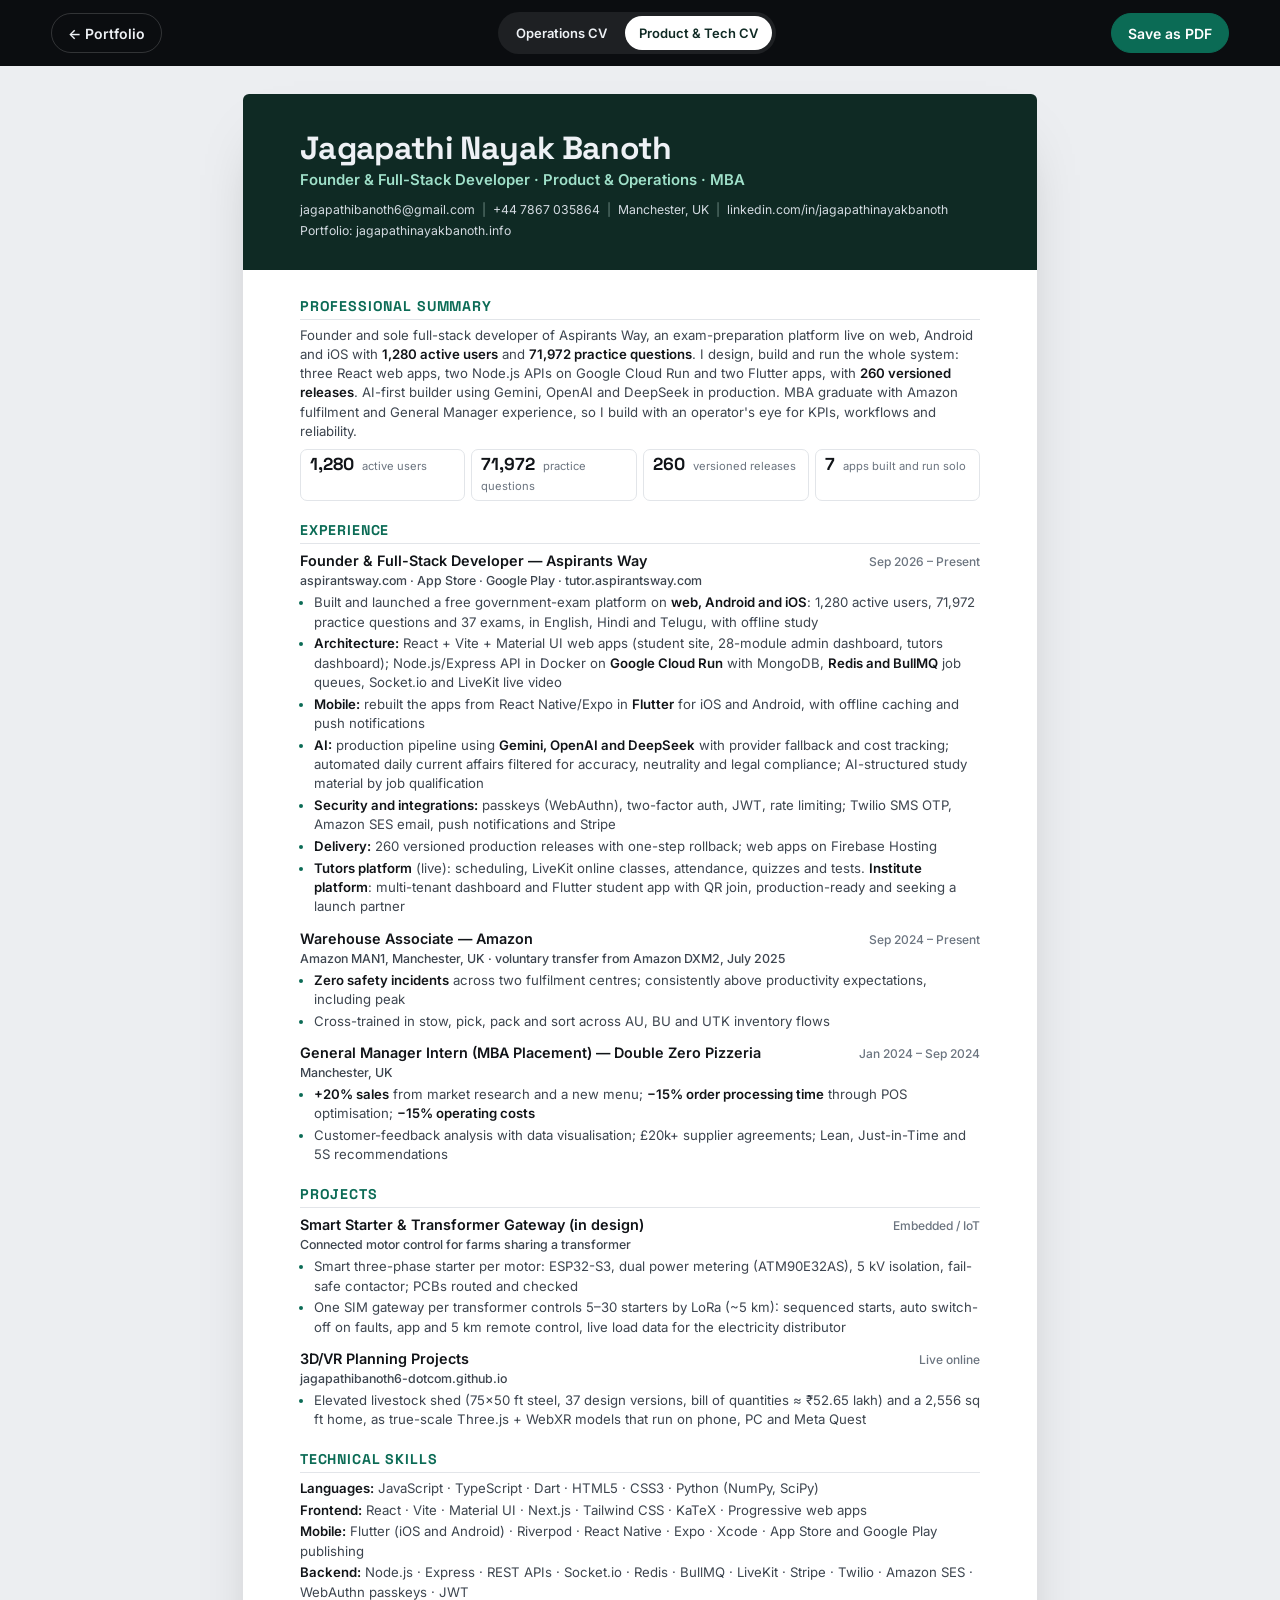
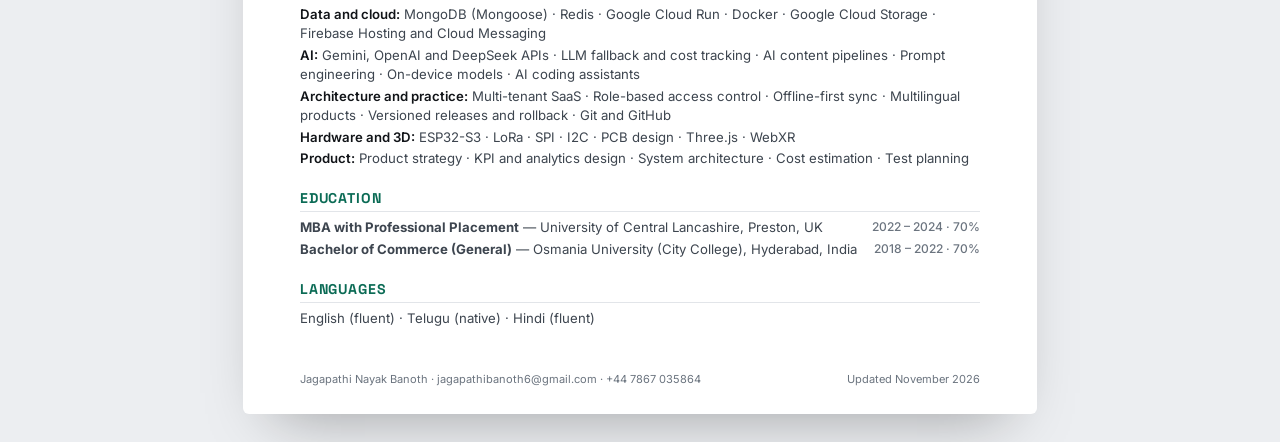
<file: resume-tech.html>
<!DOCTYPE html>
<html lang="en">
<head>
<meta charset="UTF-8">
<meta name="viewport" content="width=device-width, initial-scale=1.0">
<title>Jagapathi Nayak Banoth — Product & Tech CV</title>
<meta name="description" content="CV of Jagapathi Nayak Banoth — founder and full-stack developer of Aspirants Way; React, Flutter, Node.js, Google Cloud, AI; MBA; Manchester, UK.">
<meta name="author" content="Jagapathi Nayak Banoth">
<link rel="canonical" href="https://jagapathinayakbanoth.info/resume-tech.html">
<link rel="icon" type="image/png" href="favicon.png" sizes="48x48">
<link rel="apple-touch-icon" href="apple-touch-icon.png">
<link rel="preconnect" href="https://fonts.googleapis.com">
<link rel="preconnect" href="https://fonts.gstatic.com" crossorigin>
<link href="https://fonts.googleapis.com/css2?family=Space+Grotesk:wght@600;700&family=Inter:wght@400;500;600&display=swap" rel="stylesheet">
<style>
:root{--ink:#111418;--soft:#3d454f;--dim:#6b747f;--line:#e2e5e9;--acc:#0b6b55;--bg:#eceef1}
*{box-sizing:border-box;margin:0;padding:0}
body{background:var(--bg);color:var(--ink);font:9.9pt/1.46 'Inter',Arial,sans-serif;-webkit-font-smoothing:antialiased}
a{color:inherit;text-decoration:none}
.bar{position:sticky;top:0;z-index:5;display:flex;justify-content:space-between;align-items:center;gap:12px;padding:12px max(4vw,16px);background:#0b0d10;color:#eef1f5}
.bar a,.bar button{display:inline-flex;align-items:center;gap:8px;min-height:40px;padding:0 16px;border-radius:999px;font:600 14px 'Inter',sans-serif;border:1px solid rgba(255,255,255,.16);background:transparent;color:inherit;cursor:pointer}
.bar button{background:var(--acc);color:#fff;border-color:var(--acc)}
.switch{display:inline-flex;gap:4px;background:rgba(255,255,255,.08);padding:4px;border-radius:999px}
.switch a{border:0!important;min-height:34px!important;padding:0 14px!important;font-size:13px!important}
.switch a.on{background:#fff;color:#0f2a24}
.page{width:210mm;max-width:100%;margin:28px auto;background:#fff;box-shadow:0 30px 60px -30px rgba(0,0,0,.35);border-radius:6px;overflow:hidden}
header{background:#0f2a24;color:#eef1f5;padding:10mm 15mm 8mm}
h1{font:700 24pt/1.05 'Space Grotesk',Arial,sans-serif;letter-spacing:-.02em}
.role{margin-top:5px;font-weight:600;color:#9fe0c9;font-size:11.2pt}
.contact{margin-top:9px;font-size:9.2pt;color:#d3dae1}
.contact a,.contact span{white-space:nowrap}
.contact .pf{display:block;margin-top:3px}
.contact i{font-style:normal;color:#6f8a82;margin:0 7px}
.body{padding:7mm 15mm 6mm}
h2{font:700 10.6pt 'Space Grotesk',Arial,sans-serif;text-transform:uppercase;letter-spacing:.06em;color:var(--acc);margin:0 0 6px;padding-bottom:4px;border-bottom:1.2px solid var(--line)}
section{margin-bottom:5.4mm}
.summary{color:var(--soft)}
.kpis{display:grid;grid-template-columns:repeat(4,1fr);gap:6px;margin-top:8px}
.kpi{border:1px solid var(--line);border-radius:7px;padding:5px 9px}
.kpi b{font:700 13pt/1.15 'Space Grotesk',Arial,sans-serif;color:var(--ink);margin-right:4px}
.kpi span{font-size:8.4pt;color:var(--dim)}
.job{margin-bottom:11px;break-inside:avoid}
.job-head{display:flex;justify-content:space-between;gap:10px;align-items:baseline}
h3{font-size:10.8pt;font-weight:600}
.date{font-size:9pt;color:var(--dim);white-space:nowrap;font-weight:500}
.org{color:var(--acc);font-weight:500;font-size:9.3pt;margin:1px 0 3px}
.job>p{color:var(--soft);margin-bottom:3px}
ul{padding-left:14px;color:var(--soft)}
li{margin-bottom:2.5px}
li::marker{color:var(--acc)}
li b,.summary b{color:var(--ink);font-weight:600}
.stack{font-size:8.7pt;color:var(--dim);margin-top:2px}
.skills p{color:var(--soft);margin-bottom:2.5px}
.skills b{color:var(--ink);font-weight:600}
.edu{display:flex;justify-content:space-between;gap:10px;margin-bottom:3px}
.edu p{color:var(--soft)}
.two{display:grid;grid-template-columns:1fr 1fr;gap:0 9mm}
footer{padding:0 15mm 7mm;font-size:8.3pt;color:var(--dim);display:flex;justify-content:space-between;flex-wrap:wrap;gap:6px}
@media (max-width:760px){
  .page{margin:0;border-radius:0}
  header{padding:26px 20px}.body{padding:22px 20px}footer{padding:0 20px 22px}
  .kpis{grid-template-columns:1fr 1fr}.two{grid-template-columns:1fr}
  .contact a,.contact span{white-space:normal}
}
@media (max-width:600px){.bar{flex-wrap:wrap}.switch{order:3;width:100%;justify-content:center}}
@page{size:A4;margin:0}
@media print{
  body{background:#fff;-webkit-print-color-adjust:exact;print-color-adjust:exact}
  .bar,.switch{display:none}
  .page{margin:0;box-shadow:none;border-radius:0;width:auto}
  .job,.edu,section>h2{break-inside:avoid}
  h2{break-after:avoid}
}
</style>
</head>
<body>
<div class="bar">
  <a href="index.html">← Portfolio</a>
  <nav class="switch" aria-label="Choose CV"><a href="resume.html">Operations CV</a><a class="on" href="resume-tech.html">Product &amp; Tech CV</a></nav>
  <button type="button" id="printBtn">Save as PDF</button>
</div>

<main class="page">
  <header>
    <h1>Jagapathi Nayak Banoth</h1>
    <p class="role">Founder &amp; Full-Stack Developer · Product &amp; Operations · MBA</p>
    <p class="contact"><a href="mailto:jagapathibanoth6@gmail.com">jagapathibanoth6@gmail.com</a><i>|</i><a href="tel:+447867035864">+44 7867 035864</a><i>|</i><span>Manchester, UK</span><i>|</i><a href="https://www.linkedin.com/in/jagapathinayakbanoth">linkedin.com/in/jagapathinayakbanoth</a><a class="pf" href="https://jagapathinayakbanoth.info/">Portfolio: jagapathinayakbanoth.info</a></p>
  </header>
  <div class="body">
    <section>
      <h2>Professional Summary</h2>
      <p class="summary">Founder and sole full-stack developer of Aspirants Way, an exam-preparation platform live on web, Android and iOS with <b>1,280 active users</b> and <b>71,972 practice questions</b>. I design, build and run the whole system: three React web apps, two Node.js APIs on Google Cloud Run and two Flutter apps, with <b>260 versioned releases</b>. AI-first builder using Gemini, OpenAI and DeepSeek in production. MBA graduate with Amazon fulfilment and General Manager experience, so I build with an operator's eye for KPIs, workflows and reliability.</p><div class="kpis"><div class="kpi"><b>1,280</b> <span>active users</span></div><div class="kpi"><b>71,972</b> <span>practice questions</span></div><div class="kpi"><b>260</b> <span>versioned releases</span></div><div class="kpi"><b>7</b> <span>apps built and run solo</span></div></div>
    </section>
    <section>
      <h2>Experience</h2>
      <div class="job"><div class="job-head"><h3>Founder &amp; Full-Stack Developer — Aspirants Way</h3><span class="date">Sep 2026 – Present</span></div><p class="org">aspirantsway.com · App Store · Google Play · tutor.aspirantsway.com</p><ul><li>Built and launched a free government-exam platform on <b>web, Android and iOS</b>: 1,280 active users, 71,972 practice questions and 37 exams, in English, Hindi and Telugu, with offline study</li><li><b>Architecture:</b> React + Vite + Material UI web apps (student site, 28-module admin dashboard, tutors dashboard); Node.js/Express API in Docker on <b>Google Cloud Run</b> with MongoDB, <b>Redis and BullMQ</b> job queues, Socket.io and LiveKit live video</li><li><b>Mobile:</b> rebuilt the apps from React Native/Expo in <b>Flutter</b> for iOS and Android, with offline caching and push notifications</li><li><b>AI:</b> production pipeline using <b>Gemini, OpenAI and DeepSeek</b> with provider fallback and cost tracking; automated daily current affairs filtered for accuracy, neutrality and legal compliance; AI-structured study material by job qualification</li><li><b>Security and integrations:</b> passkeys (WebAuthn), two-factor auth, JWT, rate limiting; Twilio SMS OTP, Amazon SES email, push notifications and Stripe</li><li><b>Delivery:</b> 260 versioned production releases with one-step rollback; web apps on Firebase Hosting</li><li><b>Tutors platform</b> (live): scheduling, LiveKit online classes, attendance, quizzes and tests. <b>Institute platform</b>: multi-tenant dashboard and Flutter student app with QR join, production-ready and seeking a launch partner</li></ul></div><div class="job"><div class="job-head"><h3>Warehouse Associate — Amazon</h3><span class="date">Sep 2024 – Present</span></div><p class="org">Amazon MAN1, Manchester, UK · voluntary transfer from Amazon DXM2, July 2025</p><ul><li><b>Zero safety incidents</b> across two fulfilment centres; consistently above productivity expectations, including peak</li><li>Cross-trained in stow, pick, pack and sort across AU, BU and UTK inventory flows</li></ul></div><div class="job"><div class="job-head"><h3>General Manager Intern (MBA Placement) — Double Zero Pizzeria</h3><span class="date">Jan 2024 – Sep 2024</span></div><p class="org">Manchester, UK</p><ul><li><b>+20% sales</b> from market research and a new menu; <b>−15% order processing time</b> through POS optimisation; <b>−15% operating costs</b></li><li>Customer-feedback analysis with data visualisation; £20k+ supplier agreements; Lean, Just-in-Time and 5S recommendations</li></ul></div>
    </section>
    <section>
      <h2>Projects</h2>
      <div class="job"><div class="job-head"><h3>Smart Starter &amp; Transformer Gateway (in design)</h3><span class="date">Embedded / IoT</span></div><p class="org">Connected motor control for farms sharing a transformer</p><ul><li>Smart three-phase starter per motor: ESP32-S3, dual power metering (ATM90E32AS), 5 kV isolation, fail-safe contactor; PCBs routed and checked</li><li>One SIM gateway per transformer controls 5–30 starters by LoRa (~5 km): sequenced starts, auto switch-off on faults, app and 5 km remote control, live load data for the electricity distributor</li></ul></div><div class="job"><div class="job-head"><h3>3D/VR Planning Projects</h3><span class="date">Live online</span></div><p class="org">jagapathibanoth6-dotcom.github.io</p><ul><li>Elevated livestock shed (75×50 ft steel, 37 design versions, bill of quantities ≈ ₹52.65 lakh) and a 2,556 sq ft home, as true-scale Three.js + WebXR models that run on phone, PC and Meta Quest</li></ul></div>
    </section>
    <section>
      <h2>Technical Skills</h2>
      <div class="skills"><p><b>Languages:</b> JavaScript · TypeScript · Dart · HTML5 · CSS3 · Python (NumPy, SciPy)</p><p><b>Frontend:</b> React · Vite · Material UI · Next.js · Tailwind CSS · KaTeX · Progressive web apps</p><p><b>Mobile:</b> Flutter (iOS and Android) · Riverpod · React Native · Expo · Xcode · App Store and Google Play publishing</p><p><b>Backend:</b> Node.js · Express · REST APIs · Socket.io · Redis · BullMQ · LiveKit · Stripe · Twilio · Amazon SES · WebAuthn passkeys · JWT</p><p><b>Data and cloud:</b> MongoDB (Mongoose) · Redis · Google Cloud Run · Docker · Google Cloud Storage · Firebase Hosting and Cloud Messaging</p><p><b>AI:</b> Gemini, OpenAI and DeepSeek APIs · LLM fallback and cost tracking · AI content pipelines · Prompt engineering · On-device models · AI coding assistants</p><p><b>Architecture and practice:</b> Multi-tenant SaaS · Role-based access control · Offline-first sync · Multilingual products · Versioned releases and rollback · Git and GitHub</p><p><b>Hardware and 3D:</b> ESP32-S3 · LoRa · SPI · I2C · PCB design · Three.js · WebXR</p><p><b>Product:</b> Product strategy · KPI and analytics design · System architecture · Cost estimation · Test planning</p></div>
    </section>
    <section>
      <h2>Education</h2>
      <div class="edu"><p><b>MBA with Professional Placement</b> — University of Central Lancashire, Preston, UK</p><span class="date">2022 – 2024 · 70%</span></div><div class="edu"><p><b>Bachelor of Commerce (General)</b> — Osmania University (City College), Hyderabad, India</p><span class="date">2018 – 2022 · 70%</span></div>
    </section>
    <section>
      <h2>Languages</h2>
      <p class="summary">English (fluent) · Telugu (native) · Hindi (fluent)</p>
    </section>
  </div>
  <footer><span>Jagapathi Nayak Banoth · jagapathibanoth6@gmail.com · +44 7867 035864</span><span>Updated November 2026</span></footer>
</main>
<script>
{ const b = document.getElementById('printBtn'); b.addEventListener('click', () => { try { window.print(); } catch (e) {} }); }
</script>
</body>
</html>
</file>
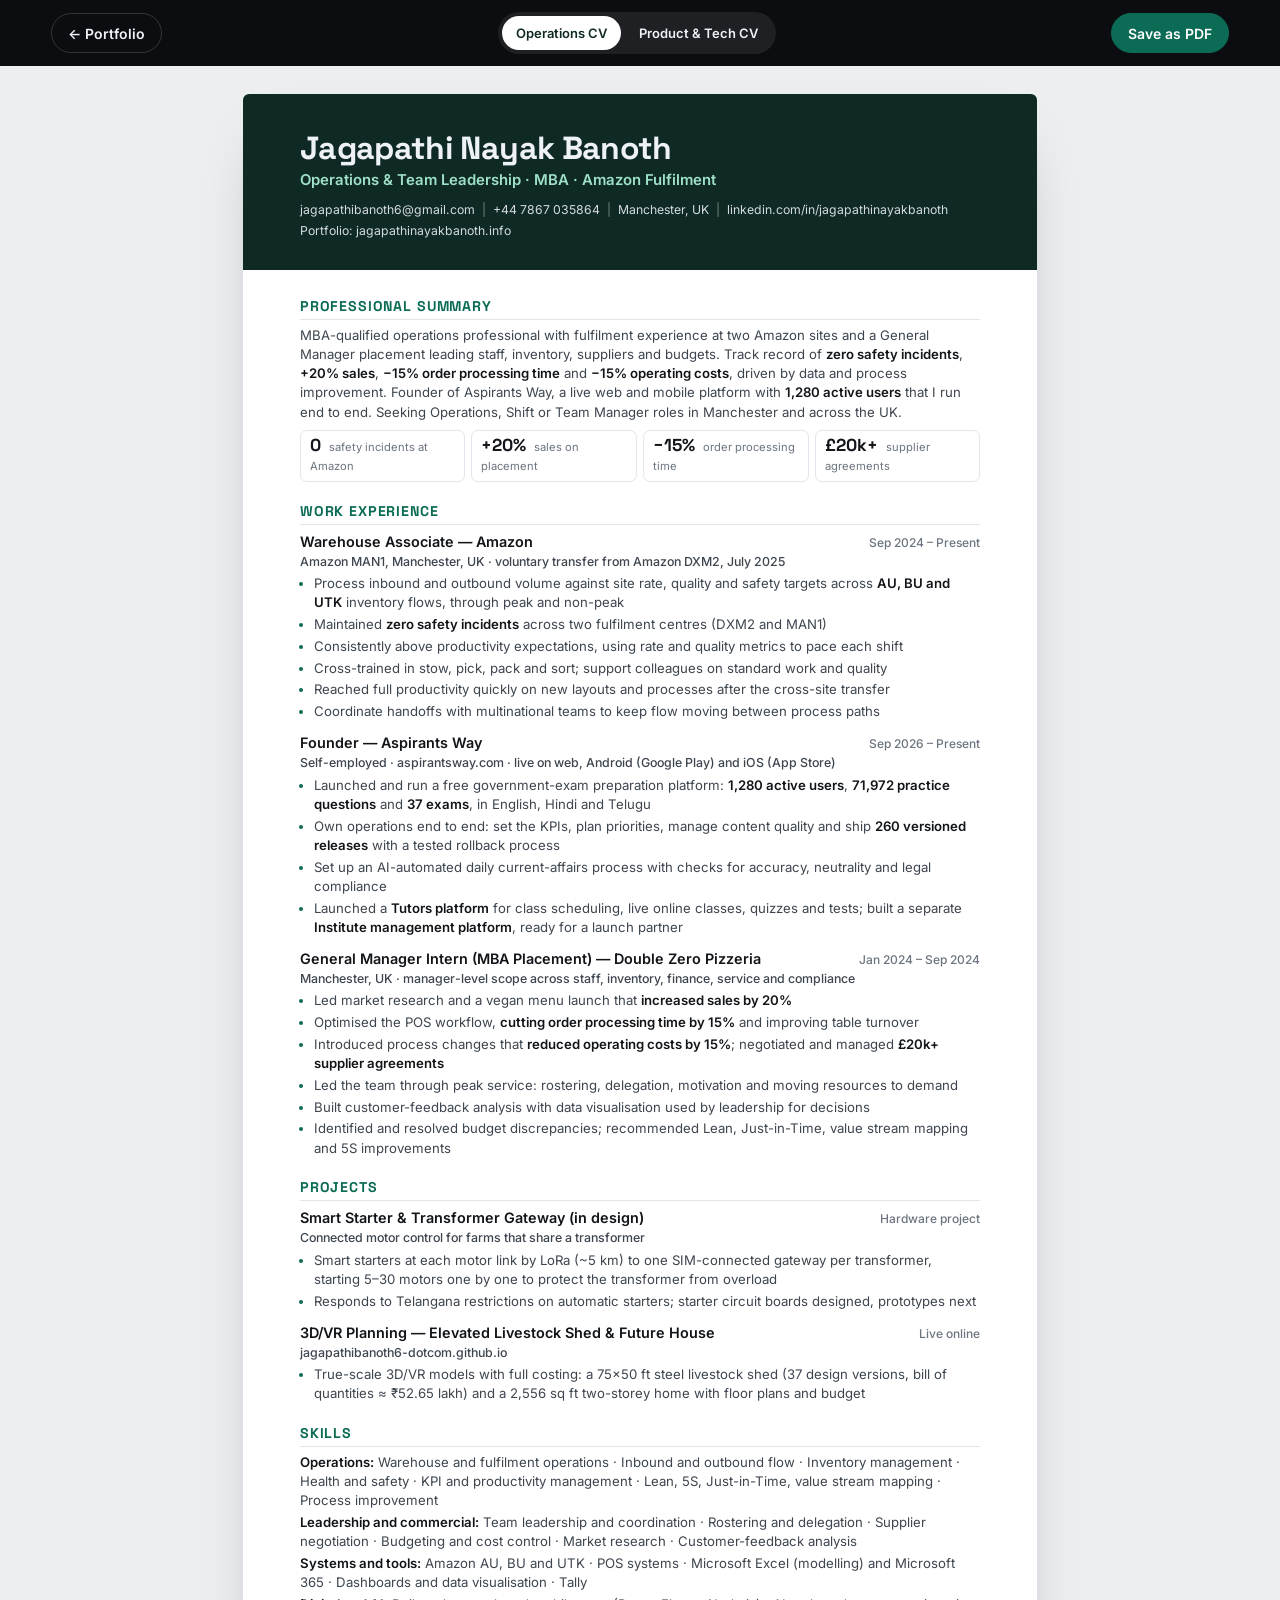
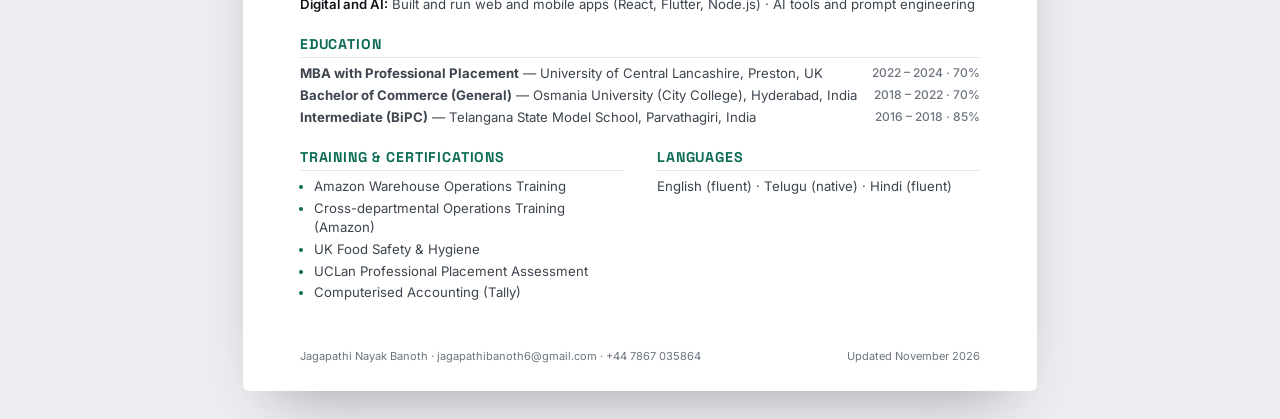
<file: resume.html>
<!DOCTYPE html>
<html lang="en">
<head>
<meta charset="UTF-8">
<meta name="viewport" content="width=device-width, initial-scale=1.0">
<title>Jagapathi Nayak Banoth — Operations CV</title>
<meta name="description" content="CV of Jagapathi Nayak Banoth — MBA, operations and team leadership, Amazon fulfilment, Manchester, UK.">
<meta name="author" content="Jagapathi Nayak Banoth">
<link rel="canonical" href="https://jagapathinayakbanoth.info/resume.html">
<link rel="icon" type="image/png" href="favicon.png" sizes="48x48">
<link rel="apple-touch-icon" href="apple-touch-icon.png">
<link rel="preconnect" href="https://fonts.googleapis.com">
<link rel="preconnect" href="https://fonts.gstatic.com" crossorigin>
<link href="https://fonts.googleapis.com/css2?family=Space+Grotesk:wght@600;700&family=Inter:wght@400;500;600&display=swap" rel="stylesheet">
<style>
:root{--ink:#111418;--soft:#3d454f;--dim:#6b747f;--line:#e2e5e9;--acc:#0b6b55;--bg:#eceef1}
*{box-sizing:border-box;margin:0;padding:0}
body{background:var(--bg);color:var(--ink);font:9.9pt/1.46 'Inter',Arial,sans-serif;-webkit-font-smoothing:antialiased}
a{color:inherit;text-decoration:none}
.bar{position:sticky;top:0;z-index:5;display:flex;justify-content:space-between;align-items:center;gap:12px;padding:12px max(4vw,16px);background:#0b0d10;color:#eef1f5}
.bar a,.bar button{display:inline-flex;align-items:center;gap:8px;min-height:40px;padding:0 16px;border-radius:999px;font:600 14px 'Inter',sans-serif;border:1px solid rgba(255,255,255,.16);background:transparent;color:inherit;cursor:pointer}
.bar button{background:var(--acc);color:#fff;border-color:var(--acc)}
.switch{display:inline-flex;gap:4px;background:rgba(255,255,255,.08);padding:4px;border-radius:999px}
.switch a{border:0!important;min-height:34px!important;padding:0 14px!important;font-size:13px!important}
.switch a.on{background:#fff;color:#0f2a24}
.page{width:210mm;max-width:100%;margin:28px auto;background:#fff;box-shadow:0 30px 60px -30px rgba(0,0,0,.35);border-radius:6px;overflow:hidden}
header{background:#0f2a24;color:#eef1f5;padding:10mm 15mm 8mm}
h1{font:700 24pt/1.05 'Space Grotesk',Arial,sans-serif;letter-spacing:-.02em}
.role{margin-top:5px;font-weight:600;color:#9fe0c9;font-size:11.2pt}
.contact{margin-top:9px;font-size:9.2pt;color:#d3dae1}
.contact a,.contact span{white-space:nowrap}
.contact .pf{display:block;margin-top:3px}
.contact i{font-style:normal;color:#6f8a82;margin:0 7px}
.body{padding:7mm 15mm 6mm}
h2{font:700 10.6pt 'Space Grotesk',Arial,sans-serif;text-transform:uppercase;letter-spacing:.06em;color:var(--acc);margin:0 0 6px;padding-bottom:4px;border-bottom:1.2px solid var(--line)}
section{margin-bottom:5.4mm}
.summary{color:var(--soft)}
.kpis{display:grid;grid-template-columns:repeat(4,1fr);gap:6px;margin-top:8px}
.kpi{border:1px solid var(--line);border-radius:7px;padding:5px 9px}
.kpi b{font:700 13pt/1.15 'Space Grotesk',Arial,sans-serif;color:var(--ink);margin-right:4px}
.kpi span{font-size:8.4pt;color:var(--dim)}
.job{margin-bottom:11px;break-inside:avoid}
.job-head{display:flex;justify-content:space-between;gap:10px;align-items:baseline}
h3{font-size:10.8pt;font-weight:600}
.date{font-size:9pt;color:var(--dim);white-space:nowrap;font-weight:500}
.org{color:var(--acc);font-weight:500;font-size:9.3pt;margin:1px 0 3px}
.job>p{color:var(--soft);margin-bottom:3px}
ul{padding-left:14px;color:var(--soft)}
li{margin-bottom:2.5px}
li::marker{color:var(--acc)}
li b,.summary b{color:var(--ink);font-weight:600}
.stack{font-size:8.7pt;color:var(--dim);margin-top:2px}
.skills p{color:var(--soft);margin-bottom:2.5px}
.skills b{color:var(--ink);font-weight:600}
.edu{display:flex;justify-content:space-between;gap:10px;margin-bottom:3px}
.edu p{color:var(--soft)}
.two{display:grid;grid-template-columns:1fr 1fr;gap:0 9mm}
footer{padding:0 15mm 7mm;font-size:8.3pt;color:var(--dim);display:flex;justify-content:space-between;flex-wrap:wrap;gap:6px}
@media (max-width:760px){
  .page{margin:0;border-radius:0}
  header{padding:26px 20px}.body{padding:22px 20px}footer{padding:0 20px 22px}
  .kpis{grid-template-columns:1fr 1fr}.two{grid-template-columns:1fr}
  .contact a,.contact span{white-space:normal}
}
@media (max-width:600px){.bar{flex-wrap:wrap}.switch{order:3;width:100%;justify-content:center}}
@page{size:A4;margin:0}
@media print{
  body{background:#fff;-webkit-print-color-adjust:exact;print-color-adjust:exact}
  .bar,.switch{display:none}
  .page{margin:0;box-shadow:none;border-radius:0;width:auto}
  .job,.edu,section>h2{break-inside:avoid}
  h2{break-after:avoid}
}
</style>
</head>
<body>
<div class="bar">
  <a href="index.html">← Portfolio</a>
  <nav class="switch" aria-label="Choose CV"><a class="on" href="resume.html">Operations CV</a><a href="resume-tech.html">Product &amp; Tech CV</a></nav>
  <button type="button" id="printBtn">Save as PDF</button>
</div>

<main class="page">
  <header>
    <h1>Jagapathi Nayak Banoth</h1>
    <p class="role">Operations &amp; Team Leadership · MBA · Amazon Fulfilment</p>
    <p class="contact"><a href="mailto:jagapathibanoth6@gmail.com">jagapathibanoth6@gmail.com</a><i>|</i><a href="tel:+447867035864">+44 7867 035864</a><i>|</i><span>Manchester, UK</span><i>|</i><a href="https://www.linkedin.com/in/jagapathinayakbanoth">linkedin.com/in/jagapathinayakbanoth</a><a class="pf" href="https://jagapathinayakbanoth.info/">Portfolio: jagapathinayakbanoth.info</a></p>
  </header>
  <div class="body">
    <section>
      <h2>Professional Summary</h2>
      <p class="summary">MBA-qualified operations professional with fulfilment experience at two Amazon sites and a General Manager placement leading staff, inventory, suppliers and budgets. Track record of <b>zero safety incidents</b>, <b>+20% sales</b>, <b>−15% order processing time</b> and <b>−15% operating costs</b>, driven by data and process improvement. Founder of Aspirants Way, a live web and mobile platform with <b>1,280 active users</b> that I run end to end. Seeking Operations, Shift or Team Manager roles in Manchester and across the UK.</p><div class="kpis"><div class="kpi"><b>0</b> <span>safety incidents at Amazon</span></div><div class="kpi"><b>+20%</b> <span>sales on placement</span></div><div class="kpi"><b>−15%</b> <span>order processing time</span></div><div class="kpi"><b>£20k+</b> <span>supplier agreements</span></div></div>
    </section>
    <section>
      <h2>Work Experience</h2>
      <div class="job"><div class="job-head"><h3>Warehouse Associate — Amazon</h3><span class="date">Sep 2024 – Present</span></div><p class="org">Amazon MAN1, Manchester, UK · voluntary transfer from Amazon DXM2, July 2025</p><ul><li>Process inbound and outbound volume against site rate, quality and safety targets across <b>AU, BU and UTK</b> inventory flows, through peak and non-peak</li><li>Maintained <b>zero safety incidents</b> across two fulfilment centres (DXM2 and MAN1)</li><li>Consistently above productivity expectations, using rate and quality metrics to pace each shift</li><li>Cross-trained in stow, pick, pack and sort; support colleagues on standard work and quality</li><li>Reached full productivity quickly on new layouts and processes after the cross-site transfer</li><li>Coordinate handoffs with multinational teams to keep flow moving between process paths</li></ul></div><div class="job"><div class="job-head"><h3>Founder — Aspirants Way</h3><span class="date">Sep 2026 – Present</span></div><p class="org">Self-employed · aspirantsway.com · live on web, Android (Google Play) and iOS (App Store)</p><ul><li>Launched and run a free government-exam preparation platform: <b>1,280 active users</b>, <b>71,972 practice questions</b> and <b>37 exams</b>, in English, Hindi and Telugu</li><li>Own operations end to end: set the KPIs, plan priorities, manage content quality and ship <b>260 versioned releases</b> with a tested rollback process</li><li>Set up an AI-automated daily current-affairs process with checks for accuracy, neutrality and legal compliance</li><li>Launched a <b>Tutors platform</b> for class scheduling, live online classes, quizzes and tests; built a separate <b>Institute management platform</b>, ready for a launch partner</li></ul></div><div class="job"><div class="job-head"><h3>General Manager Intern (MBA Placement) — Double Zero Pizzeria</h3><span class="date">Jan 2024 – Sep 2024</span></div><p class="org">Manchester, UK · manager-level scope across staff, inventory, finance, service and compliance</p><ul><li>Led market research and a vegan menu launch that <b>increased sales by 20%</b></li><li>Optimised the POS workflow, <b>cutting order processing time by 15%</b> and improving table turnover</li><li>Introduced process changes that <b>reduced operating costs by 15%</b>; negotiated and managed <b>£20k+ supplier agreements</b></li><li>Led the team through peak service: rostering, delegation, motivation and moving resources to demand</li><li>Built customer-feedback analysis with data visualisation used by leadership for decisions</li><li>Identified and resolved budget discrepancies; recommended Lean, Just-in-Time, value stream mapping and 5S improvements</li></ul></div>
    </section>
    <section>
      <h2>Projects</h2>
      <div class="job"><div class="job-head"><h3>Smart Starter &amp; Transformer Gateway (in design)</h3><span class="date">Hardware project</span></div><p class="org">Connected motor control for farms that share a transformer</p><ul><li>Smart starters at each motor link by LoRa (~5 km) to one SIM-connected gateway per transformer, starting 5–30 motors one by one to protect the transformer from overload</li><li>Responds to Telangana restrictions on automatic starters; starter circuit boards designed, prototypes next</li></ul></div><div class="job"><div class="job-head"><h3>3D/VR Planning — Elevated Livestock Shed &amp; Future House</h3><span class="date">Live online</span></div><p class="org">jagapathibanoth6-dotcom.github.io</p><ul><li>True-scale 3D/VR models with full costing: a 75×50 ft steel livestock shed (37 design versions, bill of quantities ≈ ₹52.65 lakh) and a 2,556 sq ft two-storey home with floor plans and budget</li></ul></div>
    </section>
    <section>
      <h2>Skills</h2>
      <div class="skills"><p><b>Operations:</b> Warehouse and fulfilment operations · Inbound and outbound flow · Inventory management · Health and safety · KPI and productivity management · Lean, 5S, Just-in-Time, value stream mapping · Process improvement</p><p><b>Leadership and commercial:</b> Team leadership and coordination · Rostering and delegation · Supplier negotiation · Budgeting and cost control · Market research · Customer-feedback analysis</p><p><b>Systems and tools:</b> Amazon AU, BU and UTK · POS systems · Microsoft Excel (modelling) and Microsoft 365 · Dashboards and data visualisation · Tally</p><p><b>Digital and AI:</b> Built and run web and mobile apps (React, Flutter, Node.js) · AI tools and prompt engineering</p></div>
    </section>
    <section>
      <h2>Education</h2>
      <div class="edu"><p><b>MBA with Professional Placement</b> — University of Central Lancashire, Preston, UK</p><span class="date">2022 – 2024 · 70%</span></div><div class="edu"><p><b>Bachelor of Commerce (General)</b> — Osmania University (City College), Hyderabad, India</p><span class="date">2018 – 2022 · 70%</span></div><div class="edu"><p><b>Intermediate (BiPC)</b> — Telangana State Model School, Parvathagiri, India</p><span class="date">2016 – 2018 · 85%</span></div>
    </section>
    <div class="two">
    <section>
      <h2>Training &amp; Certifications</h2>
      <ul><li>Amazon Warehouse Operations Training</li><li>Cross-departmental Operations Training (Amazon)</li><li>UK Food Safety &amp; Hygiene</li><li>UCLan Professional Placement Assessment</li><li>Computerised Accounting (Tally)</li></ul>
    </section>
    <section>
      <h2>Languages</h2>
      <p class="summary">English (fluent) · Telugu (native) · Hindi (fluent)</p>
    </section>
    </div>
  </div>
  <footer><span>Jagapathi Nayak Banoth · jagapathibanoth6@gmail.com · +44 7867 035864</span><span>Updated November 2026</span></footer>
</main>
<script>
{ const b = document.getElementById('printBtn'); b.addEventListener('click', () => { try { window.print(); } catch (e) {} }); }
</script>
</body>
</html>
</file>
<file: styles.css>
/*
  VOICE: professional, calm, credible — an online CV a recruiter can scan in 30 seconds
  IDEA: a well-set executive CV: profile card on the left, standard sections on the right
  PICTURE: the profile card (photo, title, availability, contact) plus the achievements grid
  COLOUR & TYPE: white, ink #14171c, one accent deep green #0b6b55; Manrope headings, Inter body
  LAYOUT: sticky sidebar + content column on desktop; stacked on mobile; print-ready
*/
:root{
  --bg:#ffffff; --bg2:#f6f7f8; --ink:#14171c; --ink2:#3a4048; --mute:#646c76; --line:#e4e7eb;
  --acc:#0b6b55; --acc-soft:#e8f3ef; --acc-ink:#ffffff; --warn:#a15c00; --warn-soft:#fdf3e4;
  --head:'Manrope',system-ui,sans-serif; --body:'Inter',system-ui,-apple-system,'Segoe UI',sans-serif;
  --r:14px;
}
*{box-sizing:border-box;margin:0;padding:0;min-width:0}
html{scroll-behavior:smooth;scroll-padding-top:80px}
body{background:var(--bg);color:var(--ink);font:16px/1.65 var(--body);-webkit-font-smoothing:antialiased;overflow-x:clip}
img{display:block;max-width:100%}
a{color:var(--acc);text-decoration:none}
a:hover{text-decoration:underline}
:focus-visible{outline:3px solid var(--acc);outline-offset:2px;border-radius:4px}
.skip{position:absolute;left:-999px;top:8px;background:var(--ink);color:#fff;padding:10px 14px;z-index:100}
.skip:focus{left:8px}
h1,h2,h3,h4{font-family:var(--head);line-height:1.2;color:var(--ink)}
strong,b{font-weight:600;color:var(--ink)}

.progress{position:fixed;top:0;left:0;height:3px;width:100%;transform-origin:0 50%;transform:scaleX(var(--p,0));background:var(--acc);z-index:60}

/* Buttons */
.btn{display:inline-flex;align-items:center;justify-content:center;gap:8px;min-height:44px;padding:0 18px;border-radius:10px;font:600 15px var(--body);border:1.5px solid transparent;cursor:pointer;text-decoration:none!important;transition:background .2s,border-color .2s,color .2s,transform .2s,box-shadow .2s}
.btn-primary{background:var(--acc);color:#fff}
.btn-primary:hover{background:#085a47;box-shadow:0 8px 20px -10px rgba(11,107,85,.7);transform:translateY(-1px)}
.btn-outline{border-color:var(--line);color:var(--ink);background:#fff}
.btn-outline:hover{border-color:var(--acc);color:var(--acc)}
.btn-sm{min-height:38px;padding:0 14px;font-size:14px}
.btn-full{width:100%}

/* Top bar */
.topbar{position:sticky;top:0;z-index:50;display:flex;align-items:center;gap:20px;padding:10px max(4vw,20px);background:rgba(255,255,255,.9);backdrop-filter:blur(10px);-webkit-backdrop-filter:blur(10px);border-bottom:1px solid var(--line)}
.tb-name{font:800 16px var(--head);color:var(--ink);white-space:nowrap}
.tb-name:hover{text-decoration:none}
.tb-nav{display:flex;gap:2px;margin-left:auto;overflow-x:auto;scrollbar-width:none}
.tb-nav::-webkit-scrollbar{display:none}
.tb-nav a{font:500 14px var(--body);color:var(--mute);padding:8px 11px;border-radius:8px;white-space:nowrap}
.tb-nav a:hover{color:var(--ink);background:var(--bg2);text-decoration:none}
.tb-nav a.active{color:var(--acc);background:var(--acc-soft)}

/* Layout */
.layout{max-width:1200px;margin:0 auto;padding:clamp(24px,4vw,48px) max(4vw,20px);display:grid;grid-template-columns:320px minmax(0,1fr);gap:clamp(28px,4vw,56px);align-items:start}

/* Sidebar */
.side{position:sticky;top:80px}
.profile{border:1px solid var(--line);border-radius:20px;padding:26px 24px;background:linear-gradient(180deg,var(--acc-soft),#fff 140px);opacity:0;animation:fadeUp .7s .05s forwards}
.avatar{width:120px;height:120px;border-radius:50%;overflow:hidden;border:4px solid #fff;box-shadow:0 10px 24px -12px rgba(20,23,28,.45);margin-bottom:16px}
.avatar img{width:100%;height:100%;object-fit:cover}
.name{font-size:26px;font-weight:800;letter-spacing:-.02em;margin-bottom:6px}
.role{font:700 15px var(--head);color:var(--acc)}
.role-sub{font-size:14px;color:var(--mute);margin-bottom:14px}
.open{display:flex;align-items:center;gap:8px;font-size:13.5px;font-weight:500;color:var(--ink2);background:#fff;border:1px solid var(--line);border-radius:999px;padding:6px 12px;margin-bottom:18px;width:fit-content}
.dot{width:8px;height:8px;border-radius:50%;background:#1aa36f;box-shadow:0 0 0 0 rgba(26,163,111,.5);animation:ping 2s infinite;flex:none}
@keyframes ping{70%{box-shadow:0 0 0 8px rgba(26,163,111,0)}100%{box-shadow:0 0 0 0 rgba(26,163,111,0)}}
.side-actions{display:grid;grid-template-columns:1fr 1fr;gap:8px;margin-bottom:20px}
.facts{display:grid;gap:12px;border-top:1px solid var(--line);padding-top:18px}
.facts dt{font-size:12px;font-weight:600;color:var(--mute)}
.facts dd{font-size:14px;color:var(--ink);overflow-wrap:anywhere}

/* Sections */
.main{min-width:0}
.sec{padding:8px 0 clamp(40px,5vw,60px);border-bottom:1px solid var(--line);margin-bottom:clamp(36px,4vw,52px)}
.sec:last-of-type{border-bottom:0}
.sec-title{display:flex;align-items:baseline;gap:12px;font-size:clamp(24px,2.6vw,30px);font-weight:800;letter-spacing:-.02em;margin-bottom:20px}
.num{font:700 13px var(--body);color:var(--acc);background:var(--acc-soft);border-radius:6px;padding:3px 7px;transform:translateY(-3px)}
.sec p{color:var(--ink2);margin-bottom:12px;max-width:72ch}
.lead{font-size:18px;line-height:1.6}
#summary{opacity:0;animation:fadeUp .7s .15s forwards}
@keyframes fadeUp{from{opacity:0;transform:translateY(14px)}to{opacity:1;transform:none}}

.target{margin-top:18px;padding:18px 20px;background:var(--bg2);border-radius:var(--r)}
.target h3{font-size:15px;margin-bottom:10px}
.pills{list-style:none;display:flex;flex-wrap:wrap;gap:8px}
.pills li{font-size:14px;font-weight:500;background:#fff;border:1px solid var(--line);border-radius:999px;padding:6px 14px}

/* KPIs */
.kpis{display:grid;grid-template-columns:repeat(4,minmax(0,1fr));gap:12px}
.kpi{border:1px solid var(--line);border-radius:var(--r);padding:18px 16px;background:#fff;transition:border-color .2s,box-shadow .2s,transform .2s}
.kpi:hover{border-color:var(--acc);box-shadow:0 12px 28px -18px rgba(11,107,85,.6);transform:translateY(-2px)}
.kpi b{display:block;font:800 clamp(28px,3vw,36px)/1.1 var(--head);color:var(--acc);letter-spacing:-.02em;margin-bottom:6px}
.kpi span{font-size:13.5px;color:var(--ink2);line-height:1.45;display:block}

/* Jobs */
.job,.edu{position:relative;padding:22px 24px;border:1px solid var(--line);border-radius:var(--r);margin-bottom:16px;background:#fff}
.job::before{content:"";position:absolute;left:-1px;top:22px;bottom:22px;width:3px;border-radius:3px;background:var(--acc)}
.job-head{display:flex;justify-content:space-between;align-items:flex-start;gap:16px;margin-bottom:10px}
.job h3,.edu h3{font-size:19px;font-weight:800}
.org{font-weight:500;color:var(--ink2)!important;margin:2px 0 0!important;font-size:15px}
.when{font:600 14px var(--body);color:var(--acc)!important;white-space:nowrap;background:var(--acc-soft);padding:4px 10px;border-radius:8px;margin:0!important}
.note{font-size:14px;color:var(--warn)!important;background:var(--warn-soft);display:inline-block;padding:4px 10px;border-radius:8px}
.job h4,.sub h4{font-size:14px;font-weight:700;margin:16px 0 8px;color:var(--ink)}
.job ul,.proj ul{display:grid;gap:6px;padding-left:20px;color:var(--ink2)}
.job li::marker,.proj li::marker{color:var(--acc)}
.ach{list-style:none;padding-left:0!important}
.ach li{position:relative;padding-left:26px}
.ach li::before{content:"";position:absolute;left:0;top:.4em;width:16px;height:16px;border-radius:50%;background:var(--acc-soft) url("data:image/svg+xml,%3Csvg xmlns='http://www.w3.org/2000/svg' viewBox='0 0 24 24'%3E%3Cpath d='m6 12 4 4 8-8' fill='none' stroke='%230b6b55' stroke-width='3' stroke-linecap='round' stroke-linejoin='round'/%3E%3C/svg%3E") center/11px no-repeat}
.kw{font-size:14px;margin:14px 0 0!important;color:var(--mute)!important}
.kw span{font-weight:600;color:var(--ink)}
.sub{margin-top:6px}
.sub-grid{display:grid;grid-template-columns:1fr 1fr;gap:12px}
.sub-grid>div{background:var(--bg2);border-radius:10px;padding:14px 16px}
.sub-grid b{display:block;font-size:14.5px;margin-bottom:4px}
.sub-grid p{font-size:14px;margin:0}

/* Projects */
.projects{display:grid;grid-template-columns:1fr 1fr;gap:14px}
.proj{border:1px solid var(--line);border-radius:var(--r);padding:20px;display:flex;flex-direction:column;gap:10px;background:#fff;transition:border-color .2s,box-shadow .2s,transform .2s}
.proj:hover{border-color:var(--acc);box-shadow:0 14px 30px -20px rgba(11,107,85,.6);transform:translateY(-2px)}
.proj-head{display:flex;gap:12px;align-items:center}
.proj-head img{width:52px;height:52px;border-radius:12px;object-fit:cover;border:1px solid var(--line);flex:none}
.proj h3{font-size:16.5px;font-weight:800}
.status{font-size:13px;font-weight:600;color:var(--mute)!important;margin:2px 0 0!important}
.status.live{color:var(--acc)!important}
.status.live::before{content:"● ";}
.status.build{color:var(--warn)!important}
.proj p{font-size:14.5px;margin:0}
.proj ul{font-size:14.5px}
.proj .kw{margin-top:auto!important;padding-top:4px}
.link{font-weight:600;font-size:14.5px}

/* Skills */
.skills{display:grid;grid-template-columns:repeat(3,minmax(0,1fr));gap:14px}
.skill{border:1px solid var(--line);border-radius:var(--r);padding:18px;background:#fff}
.skill h3{font-size:15.5px;font-weight:800;margin-bottom:10px;padding-bottom:10px;border-bottom:1px solid var(--line)}
.skill ul{list-style:none;display:grid;gap:6px}
.skill li{font-size:14px;color:var(--ink2);padding-left:16px;position:relative}
.skill li::before{content:"";position:absolute;left:0;top:.62em;width:6px;height:6px;border-radius:2px;background:var(--acc)}
.lp{margin-top:18px;padding:20px 22px;border-radius:var(--r);background:var(--bg2)}
.lp h3{font-size:16px;margin-bottom:14px}
.lp dl{display:grid;grid-template-columns:repeat(3,minmax(0,1fr));gap:14px 20px}
.lp dt{font:700 14px var(--head);color:var(--acc);margin-bottom:2px}
.lp dd{font-size:13.5px;color:var(--ink2)}

/* Education */
.edu-row{display:grid;grid-template-columns:1fr 1fr;gap:14px}
.edu.small{margin-bottom:0}
.edu.small h3{font-size:16.5px}
.edu.small .org{font-size:14px;margin-bottom:6px!important}
.edu p{font-size:15px}

/* Certifications */
.certs{list-style:none;display:grid;grid-template-columns:1fr 1fr;gap:10px}
.certs li{display:flex;flex-direction:column;padding:14px 16px;border:1px solid var(--line);border-radius:12px;background:#fff;border-left:3px solid var(--acc)}
.certs b{font-size:15px}
.certs span{font-size:13px;color:var(--mute)}

/* Contact */
.contact{display:grid;grid-template-columns:1fr 1fr;gap:28px;align-items:start}
.c-list{list-style:none;display:grid;gap:0;border-top:1px solid var(--line)}
.c-list li{display:grid;grid-template-columns:90px minmax(0,1fr);gap:10px;padding:12px 0;border-bottom:1px solid var(--line);font-size:15px}
.c-list span{color:var(--mute);font-size:13px;font-weight:600}
.c-list a{overflow-wrap:anywhere}
.form{display:grid;gap:12px;padding:20px;border:1px solid var(--line);border-radius:var(--r);background:var(--bg2)}
.row2{display:grid;grid-template-columns:1fr 1fr;gap:12px}
.form label{display:grid;gap:6px;font-size:13.5px;font-weight:600;color:var(--ink2)}
.form input,.form textarea{font:16px var(--body);color:var(--ink);background:#fff;border:1px solid #cfd4da;border-radius:10px;padding:11px 12px;resize:vertical}
.form input:focus,.form textarea:focus{outline:0;border-color:var(--acc);box-shadow:0 0 0 3px rgba(11,107,85,.15)}
.form-feedback{font-size:14px;margin:0!important}
.form-feedback.ok{color:var(--acc)!important}.form-feedback.err{color:#b42318!important}

.foot{padding:10px 0 30px;font-size:13.5px;color:var(--mute);display:flex;justify-content:space-between;gap:12px;flex-wrap:wrap}

/* Reveal */
.js .reveal{opacity:0;transform:translateY(16px);transition:opacity .6s ease,transform .6s ease}
.js .reveal.in{opacity:1;transform:none}

/* Responsive */
@media (max-width:1100px){.tb-nav{display:none}.topbar .btn{margin-left:auto}}
@media (max-width:960px){
  .layout{grid-template-columns:minmax(0,1fr)}
  .side{position:static}
  .profile{display:grid;grid-template-columns:auto minmax(0,1fr);column-gap:20px;align-items:start}
  .avatar{grid-row:span 5;width:104px;height:104px}
  .side-actions,.facts{grid-column:1/-1}
  .facts{grid-template-columns:1fr 1fr}
  .kpis{grid-template-columns:repeat(2,minmax(0,1fr))}
  .skills{grid-template-columns:repeat(2,minmax(0,1fr))}
  .lp dl{grid-template-columns:repeat(2,minmax(0,1fr))}
}
@media (max-width:640px){
  .profile{display:block;text-align:left}
  .avatar{width:96px;height:96px}
  .facts,.projects,.skills,.lp dl,.edu-row,.certs,.contact,.row2,.sub-grid{grid-template-columns:minmax(0,1fr)}
  .job-head{flex-direction:column;gap:6px}
  .job,.edu{padding:18px 16px}
  .tb-name{font-size:15px}
}
@media (prefers-reduced-motion:reduce){
  *,*::before,*::after{animation:none!important;transition:none!important;scroll-behavior:auto!important}
  .profile,#summary,.js .reveal{opacity:1;transform:none}
}

/* Print = clean CV */
@media print{
  @page{size:A4;margin:14mm}
  body{font-size:10.5pt}
  .topbar,.progress,.side-actions,.form,.skip,.ft-up{display:none!important}
  .layout{display:block;padding:0}
  .side{position:static}
  .profile{border:0;padding:0;background:none;opacity:1;animation:none;display:block}
  .avatar{display:none}
  .facts{grid-template-columns:repeat(3,1fr);display:grid}
  .sec{break-inside:auto;padding:0 0 10px;margin-bottom:12px}
  .job,.edu,.proj,.skill,.kpi{break-inside:avoid;box-shadow:none}
  .js .reveal,#summary{opacity:1!important;transform:none!important;animation:none}
  a{color:var(--ink)}
}
.side-actions .btn{white-space:nowrap;padding:0 8px;font-size:14px}
@media (min-width:961px){.side{max-height:calc(100vh - 96px);overflow:auto;scrollbar-width:thin;border-radius:20px}.avatar{width:104px;height:104px}}
.ico3d{width:52px;height:52px;border-radius:12px;flex:none;display:grid;place-items:center;font:800 17px var(--head);color:#fff;background:linear-gradient(135deg,#0b6b55,#2aa384);box-shadow:inset 0 -4px 0 rgba(0,0,0,.15)}
.link.pending{color:var(--mute);pointer-events:none;font-style:italic}
.sub-title{font-size:18px;font-weight:800;margin:32px 0 14px;display:flex;align-items:center;gap:10px}
.sub-title::after{content:"";flex:1;height:1px;background:var(--line)}
.projects-3d{grid-template-columns:1fr}
.proj-3d{background:linear-gradient(135deg,#f3faf7,#fff 45%)}
.proj .links{display:flex;flex-wrap:wrap;gap:10px;margin-top:4px}
.proj .links .btn{text-decoration:none}
.proj-upcoming{background:linear-gradient(135deg,#fdf6ec,#fff 45%);border-style:dashed}
.ico-up{background:linear-gradient(135deg,#a15c00,#d98a1c);font-size:15px}
.sys{display:grid;grid-template-columns:1fr 1fr;gap:12px}
.sys>div{background:#fff;border:1px solid var(--line);border-radius:10px;padding:14px 16px}
.sys b{display:block;font-size:14.5px;margin-bottom:4px;color:var(--warn)}
.sys p{font-size:14px;margin:0}
@media (max-width:640px){.sys{grid-template-columns:minmax(0,1fr)}}
.form-note{font-size:13px;color:var(--mute)!important;margin:0!important}
.btn-alt{background:#123b33}
.btn-alt:hover{background:#0b2a24}
.btn-span{grid-column:1/-1}
.cv-pick{font-size:15px!important;font-weight:500!important;color:var(--ink)!important}
#cvs{scroll-margin-top:90px}
.techskills{margin-top:18px;padding:20px 22px;border:1px solid var(--line);border-radius:var(--r);background:#fff}
.techskills h3{font-size:16px;margin-bottom:12px}
.techskills dl{display:grid;gap:0}
.techskills dl>div{display:grid;grid-template-columns:170px minmax(0,1fr);gap:14px;padding:10px 0;border-top:1px solid var(--line)}
.techskills dt{font:700 14px var(--head);color:var(--acc)}
.techskills dd{font-size:14px;color:var(--ink2)}
@media (max-width:640px){.techskills dl>div{grid-template-columns:minmax(0,1fr);gap:2px}}
.proj-partner{border-color:#bfe0d4}
.partner{background:var(--acc-soft);border:1px solid #bfe0d4;border-radius:10px;padding:12px 14px}
.partner b{display:block;font-size:14.5px;color:var(--acc);margin-bottom:2px}
.partner p{font-size:14px;margin:0;color:var(--ink2)}
.skills>.skill:last-child{grid-column:1/-1}
.skills>.skill:last-child ul{display:flex;flex-wrap:wrap;gap:6px 22px}
.why{background:#fff;border:1px solid #f0d9b5;border-left:4px solid var(--warn);border-radius:10px;padding:12px 14px}
.why b{display:block;font-size:14.5px;color:var(--warn);margin-bottom:2px}
.why p{font-size:14px;margin:0;color:var(--ink2)}

/* ================= HERO v2: product-grade ================= */
.side-title{font-size:16px;font-weight:800;margin-bottom:14px}
.profile{background:#fff}
@media (max-width:960px){.side-actions{display:none}}

.hero{position:relative;overflow:hidden;color:#e8f1ee;background:#06100d;isolation:isolate}
.hx-bg{position:absolute;inset:0;z-index:-2;overflow:hidden}
.hx-bg i{position:absolute;border-radius:50%;filter:blur(80px);opacity:.55}
.hx-bg .m1{width:620px;height:620px;left:52%;top:-260px;background:#0f8f6c;animation:mesh1 16s ease-in-out infinite alternate}
.hx-bg .m2{width:520px;height:520px;left:-180px;top:40%;background:#0b5c7a;opacity:.45;animation:mesh2 20s ease-in-out infinite alternate}
.hx-bg .m3{width:420px;height:420px;left:78%;top:55%;background:#3b2f8a;opacity:.35;animation:mesh3 24s ease-in-out infinite alternate}
@keyframes mesh1{to{transform:translate(-160px,120px) scale(1.15)}}
@keyframes mesh2{to{transform:translate(200px,-100px)}}
@keyframes mesh3{to{transform:translate(-220px,-60px) scale(1.2)}}
.hx-grid{position:absolute;inset:0;z-index:-1;
  background-image:linear-gradient(rgba(255,255,255,.06) 1px,transparent 1px),linear-gradient(90deg,rgba(255,255,255,.06) 1px,transparent 1px);
  background-size:44px 44px;
  -webkit-mask-image:radial-gradient(420px circle at var(--mx,70%) var(--my,30%),#000 0%,rgba(0,0,0,.35) 45%,transparent 75%);
  mask-image:radial-gradient(420px circle at var(--mx,70%) var(--my,30%),#000 0%,rgba(0,0,0,.35) 45%,transparent 75%)}

.hero-in{max-width:1200px;margin:0 auto;padding:clamp(44px,6vw,84px) max(4vw,20px) clamp(28px,4vw,40px);display:grid;grid-template-columns:minmax(0,1.05fr) minmax(0,1fr);gap:clamp(28px,5vw,60px);align-items:center}
.hero-badge{display:inline-flex;align-items:center;gap:10px;font-size:13px;font-weight:500;color:#cfe9df;background:rgba(255,255,255,.05);border:1px solid rgba(255,255,255,.12);border-radius:999px;padding:7px 14px;margin-bottom:22px;animation:hUp .7s .05s both}
.hero-badge .dot{background:#4ade9b}
.hero-name{font:800 clamp(40px,5.4vw,66px)/1.02 var(--head);letter-spacing:-.035em;color:#fff;margin-bottom:14px;animation:hUp .8s .12s both}
.grad{background:linear-gradient(100deg,#4ade9b 0%,#5eead4 40%,#93c5fd 100%);-webkit-background-clip:text;background-clip:text;color:transparent}
.hero-role{font:600 clamp(18px,1.9vw,22px) var(--head);color:#cfe9df;margin-bottom:16px;animation:hUp .8s .2s both;display:flex;flex-wrap:wrap;gap:0 .35em}
.rot{display:inline-grid}
.rw{grid-area:1/1;color:#4ade9b;opacity:0;transform:translateY(60%);filter:blur(4px);transition:opacity .5s,transform .6s cubic-bezier(.2,.9,.2,1),filter .5s;white-space:nowrap}
.rw.on{opacity:1;transform:none;filter:none}
.rw.out{opacity:0;transform:translateY(-60%);filter:blur(4px)}
.hero-pitch{font-size:clamp(16px,1.4vw,18px);line-height:1.65;color:#a9bfb7;max-width:56ch;margin-bottom:28px;animation:hUp .8s .28s both}
.hero-pitch strong{color:#fff;font-weight:600}
.hero-cta{display:flex;flex-wrap:wrap;gap:10px;margin-bottom:28px;animation:hUp .8s .36s both}
.btn-glow{background:linear-gradient(135deg,#4ade9b,#22c3a6);color:#04120d;font-weight:700;box-shadow:0 0 0 1px rgba(74,222,155,.4),0 12px 30px -10px rgba(74,222,155,.6)}
.btn-glow:hover{transform:translateY(-2px);box-shadow:0 0 0 1px rgba(74,222,155,.6),0 18px 40px -12px rgba(74,222,155,.8)}
.btn-glass{background:rgba(255,255,255,.05);color:#fff;border-color:rgba(255,255,255,.16);backdrop-filter:blur(8px);-webkit-backdrop-filter:blur(8px)}
.btn-glass:hover{background:rgba(255,255,255,.12);border-color:rgba(255,255,255,.4)}
.btn-icon{width:44px;padding:0}
.hero-me{display:flex;align-items:center;gap:16px;padding-top:20px;border-top:1px solid rgba(255,255,255,.1);animation:hUp .8s .44s both}
.hero-me img{width:56px;height:56px;border-radius:50%;object-fit:cover;border:2px solid rgba(74,222,155,.6);box-shadow:0 0 0 4px rgba(74,222,155,.12);flex:none}
.hero-cred{list-style:none;display:flex;flex-wrap:wrap;gap:6px 22px;font-size:13px;color:#8fa8a0}
.hero-cred b{display:block;font:700 14.5px var(--head);color:#fff}

/* Console */
.console{position:relative;border-radius:20px;padding:1px;background:linear-gradient(140deg,rgba(74,222,155,.6),rgba(255,255,255,.08) 30%,rgba(255,255,255,.04) 60%,rgba(147,197,253,.5));box-shadow:0 40px 100px -30px rgba(0,0,0,.8),0 0 60px -20px rgba(74,222,155,.35);animation:hConsole 1s .25s both;transform-style:preserve-3d;transition:transform .3s ease-out}
.console>*{position:relative}
.console::before{content:"";position:absolute;inset:1px;border-radius:19px;background:rgba(10,20,17,.88);backdrop-filter:blur(14px);-webkit-backdrop-filter:blur(14px)}
.c-bar{display:flex;align-items:center;gap:12px;padding:12px 16px;border-bottom:1px solid rgba(255,255,255,.07)}
.c-dots{display:flex;gap:6px}.c-dots i{width:10px;height:10px;border-radius:50%;background:#2c3a36}.c-dots i:first-child{background:#ff5f57}.c-dots i:nth-child(2){background:#febc2e}.c-dots i:nth-child(3){background:#28c840}
.c-title{flex:1;font:500 12.5px ui-monospace,Menlo,monospace;color:#7d958d}
.c-live{display:flex;align-items:center;gap:6px;font:700 11px var(--body);color:#4ade9b;letter-spacing:.06em}
.c-live i{width:7px;height:7px;border-radius:50%;background:#4ade9b;animation:ping 1.6s infinite}
.c-grid{display:grid;grid-template-columns:1fr 1fr;gap:12px;padding:14px}
.c-card{position:relative;overflow:hidden;border-radius:14px;padding:14px;background:rgba(255,255,255,.035);border:1px solid rgba(255,255,255,.07);min-height:140px;display:flex;flex-direction:column;gap:6px}
.c-label{font-size:11.5px;font-weight:600;color:#7d958d;margin:0!important}
.c-big{font:800 30px/1 var(--head);color:#fff;margin:4px 0 0!important;letter-spacing:-.02em}
.c-big small{font:600 13px var(--body);color:#7d958d;letter-spacing:0}
.c-big small.up{color:#4ade9b}
.c-sub{font-size:11.5px;color:#7d958d;margin:auto 0 0!important;line-height:1.4}
.shield{position:absolute;right:12px;top:12px;width:42px;height:42px;color:#4ade9b;filter:drop-shadow(0 0 10px rgba(74,222,155,.6));animation:pulseS 2.4s ease-in-out infinite}
@keyframes pulseS{50%{transform:scale(1.08)}}
.spark{width:100%;height:44px}
.spark .line{stroke-dasharray:260;stroke-dashoffset:260;animation:draw 2.2s .8s cubic-bezier(.6,0,.2,1) forwards}
.spark .area{opacity:0;animation:fadeIn 1s 2s forwards}
@keyframes draw{to{stroke-dashoffset:0}}
@keyframes fadeIn{to{opacity:1}}
.motors{display:grid;grid-template-columns:repeat(6,1fr);gap:6px;margin-top:6px}
.motors i{height:26px;border-radius:6px;background:rgba(255,255,255,.06);border:1px solid rgba(255,255,255,.08);animation:motor 6s infinite}
.motors i:nth-child(1){animation-delay:0s}.motors i:nth-child(2){animation-delay:.6s}.motors i:nth-child(3){animation-delay:1.2s}
.motors i:nth-child(4){animation-delay:1.8s}.motors i:nth-child(5){animation-delay:2.4s}.motors i:nth-child(6){animation-delay:3s}
@keyframes motor{0%,5%{background:rgba(255,255,255,.06);box-shadow:none}10%,85%{background:#4ade9b;box-shadow:0 0 12px rgba(74,222,155,.6)}95%,100%{background:rgba(255,255,255,.06);box-shadow:none}}
.load{display:grid;grid-template-columns:auto 1fr;gap:8px;align-items:center;font-size:11px;color:#7d958d;margin-top:4px}
.load-bar{height:6px;border-radius:3px;background:rgba(255,255,255,.08);overflow:hidden}
.load-bar i{display:block;height:100%;border-radius:3px;background:linear-gradient(90deg,#4ade9b,#a3e635);animation:loadA 6s infinite}
@keyframes loadA{0%,5%{width:8%}50%{width:62%}85%{width:68%}100%{width:8%}}
.pipe{list-style:none;display:grid;grid-template-columns:repeat(4,1fr);gap:4px;margin:8px 0 0;counter-reset:p;position:relative}
.pipe li{font-size:10.5px;font-weight:600;color:#7d958d;text-align:center;padding-top:22px;position:relative}
.pipe li::before{content:"";position:absolute;top:2px;left:50%;width:14px;height:14px;margin-left:-7px;border-radius:50%;border:2px solid rgba(255,255,255,.18);background:#0a1411;animation:step 4s infinite}
.pipe li:nth-child(2)::before{animation-delay:1s}.pipe li:nth-child(3)::before{animation-delay:2s}.pipe li:nth-child(4)::before{animation-delay:3s}
.pipe::before{content:"";position:absolute;top:9px;left:12%;right:12%;height:2px;background:linear-gradient(90deg,rgba(74,222,155,.6),rgba(147,197,253,.6))}
@keyframes step{0%,100%{background:#0a1411;border-color:rgba(255,255,255,.18)}10%,30%{background:#4ade9b;border-color:#4ade9b;box-shadow:0 0 10px rgba(74,222,155,.8)}}
.c-foot{font-size:11px;color:#5d736c;text-align:right;padding:0 16px 12px;margin:0!important}

.hero-stats{max-width:1200px;margin:0 auto clamp(30px,4vw,48px);padding:0 max(4vw,20px);display:grid;grid-template-columns:repeat(4,minmax(0,1fr));gap:12px}
.hero-stats>div{border-radius:14px;background:rgba(255,255,255,.035);border:1px solid rgba(255,255,255,.08);padding:16px 18px;animation:hUp .8s both}
.hero-stats>div:nth-child(1){animation-delay:.5s}.hero-stats>div:nth-child(2){animation-delay:.58s}.hero-stats>div:nth-child(3){animation-delay:.66s}.hero-stats>div:nth-child(4){animation-delay:.74s}
.hero-stats b{display:block;font:800 clamp(26px,2.8vw,34px)/1.1 var(--head);color:#fff;letter-spacing:-.02em}
.hero-stats span{display:block;font-size:12.5px;color:#7d958d;line-height:1.4;margin-top:4px}
@keyframes hUp{from{opacity:0;transform:translateY(16px)}to{opacity:1;transform:none}}
@keyframes hConsole{from{opacity:0;transform:translateY(24px) scale(.97)}to{opacity:1;transform:none}}

@media (max-width:1000px){
  .hero-in{grid-template-columns:minmax(0,1fr)}
  .console{max-width:560px}
}
@media (max-width:640px){
  .hero-in{padding-top:30px}
  .c-grid{grid-template-columns:1fr 1fr;gap:8px;padding:10px}
  .c-card{min-height:118px;padding:11px}
  .c-big{font-size:24px}
  .shield{width:30px;height:30px}
  .hero-stats{grid-template-columns:1fr 1fr;gap:8px}
  .hero-cta .btn{flex:1 1 auto}.hero-cta .btn-icon{flex:0 0 44px}
  .c-foot{text-align:left}
}
@media (prefers-reduced-motion:reduce){.hero *,.hero *::before{animation:none!important}.rw{transition:none}.spark .line{stroke-dashoffset:0}.spark .area{opacity:1}}
@media print{
  .hero{background:#fff;color:var(--ink)}.hx-bg,.hx-grid,.console,.hero-cta,.hero-badge{display:none}
  .hero-in{grid-template-columns:1fr}.hero-name{color:var(--ink);font-size:24pt}.grad{color:var(--ink);background:none}
  .hero-role,.hero-pitch,.hero-cred{color:var(--ink2)}.hero-cred b,.hero-pitch strong{color:var(--ink)}.rw:not(.on){display:none}
  .hero-stats b{color:var(--acc)}.hero-stats span{color:var(--ink2)}.hero-stats>div{background:none;border:1px solid var(--line)}
}
@media (max-width:640px){.pipe li{font-size:9.5px;letter-spacing:-.01em}.shield{display:none}}

/* ================= SITE-WIDE DARK THEME (matches hero) ================= */
:root{
  --bg:#06100d; --bg2:#0b1714; --ink:#eef5f2; --ink2:#b4c7c0; --mute:#7f968e; --line:rgba(255,255,255,.08);
  --acc:#4ade9b; --acc-soft:rgba(74,222,155,.1); --warn:#fbbf24; --warn-soft:rgba(251,191,36,.1);
  --card:rgba(255,255,255,.03); --card-b:rgba(255,255,255,.08);
  color-scheme:dark;
}
body{background:var(--bg);color:var(--ink)}
body::before{content:"";position:fixed;inset:0;z-index:-1;pointer-events:none;
  background:radial-gradient(700px 500px at 100% 40%,rgba(15,143,108,.10),transparent 60%),radial-gradient(600px 500px at 0% 90%,rgba(11,92,122,.10),transparent 60%)}
a{color:var(--acc)}
strong,b{color:var(--ink)}
::selection{background:var(--acc);color:#04120d}

/* top bar */
.topbar{background:rgba(6,16,13,.72);border-bottom:1px solid var(--line)}
.tb-name{color:#fff}
.tb-nav a{color:var(--mute)}
.tb-nav a:hover{color:#fff;background:rgba(255,255,255,.06)}
.tb-nav a.active{color:var(--acc);background:var(--acc-soft)}

/* buttons */
.btn-primary{background:linear-gradient(135deg,#4ade9b,#22c3a6);color:#04120d;font-weight:700;box-shadow:0 0 0 1px rgba(74,222,155,.35),0 10px 26px -12px rgba(74,222,155,.6)}
.btn-primary:hover{background:linear-gradient(135deg,#5ff0ab,#2ad4b5);box-shadow:0 0 0 1px rgba(74,222,155,.6),0 16px 34px -12px rgba(74,222,155,.8)}
.btn-alt{background:rgba(255,255,255,.06);color:#fff;box-shadow:0 0 0 1px rgba(255,255,255,.16)}
.btn-alt:hover{background:rgba(255,255,255,.12)}
.btn-outline{background:rgba(255,255,255,.04);color:#fff;border-color:rgba(255,255,255,.16)}
.btn-outline:hover{border-color:var(--acc);color:var(--acc)}

/* glass cards everywhere */
.profile,.kpi,.job,.edu,.proj,.skill,.techskills,.certs li,.form,.target,.lp,.sub-grid>div,.sys>div,.pills li{
  background:var(--card);border-color:var(--card-b);backdrop-filter:blur(8px);-webkit-backdrop-filter:blur(8px)}
.profile{background:rgba(255,255,255,.03)}
.kpi:hover,.proj:hover,.job:hover,.skill:hover,.edu:hover{border-color:rgba(74,222,155,.4);box-shadow:0 0 0 1px rgba(74,222,155,.15),0 20px 40px -24px rgba(74,222,155,.45);transform:translateY(-2px)}
.job,.edu,.skill{transition:border-color .25s,box-shadow .25s,transform .25s}
.job::before{background:linear-gradient(var(--acc),#5eead4)}
.proj-3d{background:linear-gradient(135deg,rgba(74,222,155,.07),rgba(255,255,255,.02) 50%)}
.proj-upcoming{background:linear-gradient(135deg,rgba(251,191,36,.07),rgba(255,255,255,.02) 50%);border-color:rgba(251,191,36,.3)}
.proj-partner{border-color:rgba(74,222,155,.3)}
.why{background:rgba(251,191,36,.06);border-color:rgba(251,191,36,.25)}
.partner{background:var(--acc-soft);border-color:rgba(74,222,155,.3)}
.sys b{color:var(--warn)}
.proj-head img{border-color:var(--card-b)}

/* text tones */
.sec{border-bottom-color:var(--line)}
.sec p,.proj p,.edu p,.sub-grid p,.sys p,.why p,.partner p{color:var(--ink2)}
.sec-title{color:#fff}
.num{background:var(--acc-soft);color:var(--acc);box-shadow:0 0 14px -4px rgba(74,222,155,.6)}
.org{color:var(--ink2)!important}
.when{background:var(--acc-soft);color:var(--acc)!important}
.note{background:var(--warn-soft);color:var(--warn)!important}
.kw,.status,.form-note,.c-list span,.facts dt{color:var(--mute)!important}
.kw span{color:var(--ink)}
.status.live{color:var(--acc)!important}
.status.build{color:var(--warn)!important}
.kpi b{color:var(--acc);text-shadow:0 0 24px rgba(74,222,155,.25)}
.kpi span,.skill li,.techskills dd,.lp dd,.certs span,.job ul,.proj ul{color:var(--ink2)}
.skill h3,.techskills dl>div,.c-list,.c-list li,.facts{border-color:var(--line)}
.techskills dt,.lp dt{color:var(--acc)}
.ach li::before{background:var(--acc-soft) url("data:image/svg+xml,%3Csvg xmlns='http://www.w3.org/2000/svg' viewBox='0 0 24 24'%3E%3Cpath d='m6 12 4 4 8-8' fill='none' stroke='%234ade9b' stroke-width='3' stroke-linecap='round' stroke-linejoin='round'/%3E%3C/svg%3E") center/11px no-repeat}
.sub-title::after{background:var(--line)}
.certs li{border-left-color:var(--acc)}
.facts dd,.c-list a,.cv-pick{color:var(--ink)}
.facts dd a,.c-list a,.cv-pick a{color:var(--acc)}
.foot{color:var(--mute)}
.link.pending{color:var(--mute)}

/* form */
.form{background:rgba(255,255,255,.03)}
.form label{color:var(--ink2)}
.form input,.form textarea{background:rgba(0,0,0,.35);border-color:rgba(255,255,255,.14);color:#fff}
.form input::placeholder,.form textarea::placeholder{color:#5d736c}
.form input:focus,.form textarea:focus{border-color:var(--acc);box-shadow:0 0 0 3px rgba(74,222,155,.18)}
.form-feedback.ok{color:var(--acc)!important}.form-feedback.err{color:#fca5a5!important}

/* section title glow line */
.sec-title{position:relative}
.sec-title::after{content:"";flex:1;height:1px;margin-left:8px;align-self:center;background:linear-gradient(90deg,rgba(74,222,155,.4),transparent)}

/* print: back to clean light CV */
@media print{
  :root{--bg:#fff;--bg2:#f6f7f8;--ink:#14171c;--ink2:#3a4048;--mute:#646c76;--line:#e4e7eb;--acc:#0b6b55;--acc-soft:#e8f3ef;--warn:#a15c00;--warn-soft:#fdf3e4;--card:#fff;--card-b:#e4e7eb;color-scheme:light}
  body{background:#fff;color:#14171c}body::before{display:none}
  .sec-title,.kpi b{color:#14171c;text-shadow:none}.kpi b{color:#0b6b55}
  .profile,.kpi,.job,.edu,.proj,.skill,.techskills,.certs li,.target,.lp,.sub-grid>div,.sys>div{background:#fff!important;backdrop-filter:none}
  .sec-title::after{display:none}
}

/* ================= PER-SECTION ANIMATIONS ================= */
.js [data-anim]{opacity:0;transition:opacity .8s ease,transform .9s cubic-bezier(.2,.8,.2,1),filter .8s ease,clip-path .9s cubic-bezier(.2,.8,.2,1);transition-delay:var(--d,0ms);will-change:transform,opacity}
.js [data-anim="pop"]{transform:scale(.7) translateY(20px)}
.js [data-anim="slide-left"]{transform:translateX(-60px)}
.js [data-anim="slide-right"]{transform:translateX(60px)}
.js [data-anim="flip"]{transform:perspective(900px) rotateX(28deg) translateY(40px);transform-origin:50% 100%}
.js [data-anim="zoom"]{transform:scale(.85)}
.js [data-anim="blur"]{filter:blur(12px);transform:translateY(20px)}
.js [data-anim="alt-l"]{transform:translateX(-50px) rotate(-2deg)}
.js [data-anim="alt-r"]{transform:translateX(50px) rotate(2deg)}
.js [data-anim="rise"]{transform:translateY(40px)}
.js [data-anim="curtain"]{clip-path:inset(0 0 100% 0);transform:translateY(10px)}
.js [data-anim].in{opacity:1;transform:none;filter:none;clip-path:inset(0 0 0 0)}

/* staggered children (bullets, list items, tags) */
.js [data-anim] .stg{opacity:0;transform:translateX(-14px);transition:opacity .5s ease,transform .5s ease;transition-delay:calc(var(--d,0ms) + 250ms + var(--i,0) * 70ms)}
.js [data-anim].in .stg{opacity:1;transform:none}

/* experience accent bar grows */
.js .job[data-anim]::before{transform:scaleY(0);transform-origin:top;transition:transform 1s cubic-bezier(.2,.8,.2,1) .3s}
.js .job[data-anim].in::before{transform:scaleY(1)}

/* KPI: number glow pulse once in view */
.js .kpi.in b{animation:kpiGlow 1.6s ease .4s 1}
@keyframes kpiGlow{40%{text-shadow:0 0 28px rgba(74,222,155,.9)}}

/* section title: badge spins in, line draws */
.js .sec-title .num{display:inline-block;transform:rotate(-180deg) scale(0);transition:transform .8s cubic-bezier(.3,1.5,.5,1) .1s}
.js .sec-title.in .num{transform:none}
.js .sec-title::after{transform:scaleX(0);transform-origin:left;transition:transform 1.2s cubic-bezier(.2,.8,.2,1) .4s}
.js .sec-title.in::after{transform:scaleX(1)}

/* mouse-follow glare on cards */
.glare{position:relative;overflow:hidden}
.glare::after{content:"";position:absolute;inset:0;border-radius:inherit;pointer-events:none;opacity:0;transition:opacity .3s;
  background:radial-gradient(320px circle at var(--gx,50%) var(--gy,50%),rgba(74,222,155,.14),transparent 55%)}
.glare:hover::after{opacity:1}

/* hover micro-interactions */
.skill li,.techskills dd{transition:transform .25s,color .25s}
.skill li:hover{transform:translateX(5px);color:#fff}
.techskills dl>div{transition:background .25s}
.techskills dl>div:hover{background:rgba(74,222,155,.05)}
.techskills dl>div:hover dt{text-shadow:0 0 14px rgba(74,222,155,.8)}
.pills li{transition:transform .25s,border-color .25s,color .25s}
.pills li:hover{transform:translateY(-3px);border-color:rgba(74,222,155,.5);color:var(--acc)}
.certs li{transition:transform .3s,border-color .3s,box-shadow .3s}
.certs li:hover{transform:translateX(6px);box-shadow:-6px 0 20px -8px rgba(74,222,155,.6)}
.proj-head img,.ico3d{transition:transform .5s cubic-bezier(.3,1.5,.5,1)}
.proj:hover .proj-head img,.proj:hover .ico3d{transform:rotate(-8deg) scale(1.1)}
.proj .links .btn{transition:transform .2s,box-shadow .2s}
.c-list li{transition:padding-left .25s,color .25s}
.c-list li:hover{padding-left:8px}

@media (prefers-reduced-motion:reduce){
  .js [data-anim],.js [data-anim] .stg,.js .sec-title .num,.js .sec-title::after,.js .job[data-anim]::before{opacity:1!important;transform:none!important;filter:none!important;clip-path:none!important;transition:none!important}
}
@media print{.js [data-anim],.js [data-anim] .stg{opacity:1!important;transform:none!important;filter:none!important;clip-path:none!important}.glare::after{display:none}}
.js [data-anim].done{transition:opacity .3s,transform .25s,filter .3s,box-shadow .25s,border-color .25s;transition-delay:0ms}
/* ===== Full-width layout + fact strip (sidebar removed) ===== */
.layout{grid-template-columns:minmax(0,1fr);max-width:1080px}
.factbar{border-top:1px solid var(--line);border-bottom:1px solid var(--line);background:rgba(255,255,255,.02);backdrop-filter:blur(8px);-webkit-backdrop-filter:blur(8px)}
.factbar ul{list-style:none;max-width:1200px;margin:0 auto;padding:14px max(4vw,20px);display:grid;grid-template-columns:repeat(6,minmax(0,1fr));gap:12px 20px}
.factbar li{display:flex;flex-direction:column;gap:2px;min-width:0}
.factbar span{font-size:11.5px;font-weight:600;color:var(--mute)}
.factbar b,.factbar a{font-size:14px;font-weight:500;overflow-wrap:anywhere}
.factbar b{color:var(--ink)}
.kpis{grid-template-columns:repeat(4,minmax(0,1fr))}
.skills{grid-template-columns:repeat(3,minmax(0,1fr))}
@media (max-width:1000px){.factbar ul{grid-template-columns:repeat(3,minmax(0,1fr))}}
@media (max-width:560px){.factbar ul{grid-template-columns:repeat(2,minmax(0,1fr))}}
@media print{.factbar{background:none;border-color:#e4e7eb}.factbar b{color:#14171c}}
.factbar ul{grid-template-columns:repeat(6,auto);justify-content:space-between}
.factbar b,.factbar a{white-space:nowrap;overflow-wrap:normal}
@media (max-width:1000px){.factbar ul{grid-template-columns:repeat(3,auto)}}
@media (max-width:560px){.factbar ul{grid-template-columns:1fr 1fr;justify-content:stretch}.factbar li:nth-child(2),.factbar li:nth-child(4){grid-column:1/-1}}
.sec p{max-width:78ch}
@media (max-width:560px){.factbar li:nth-child(5),.factbar li:nth-child(6){grid-column:1/-1}.factbar ul{gap:10px 16px}}

/* ================= PER-SECTION ACCENT COLOURS ================= */
#summary{--sa:74,222,155}
#achievements{--sa:45,212,191}
#experience{--sa:96,165,250}
#projects{--sa:167,139,250}
#skills{--sa:251,191,36}
#education{--sa:244,114,182}
#training{--sa:56,189,248}
#contact{--sa:74,222,155}
.sec{position:relative;isolation:isolate}
.sec::before{content:"";position:absolute;z-index:-1;inset:-40px -12vw;pointer-events:none;
  background:radial-gradient(600px 320px at 12% 0%,rgba(var(--sa),.09),transparent 70%)}
.sec .num{background:rgba(var(--sa),.12);color:rgb(var(--sa));box-shadow:0 0 14px -4px rgba(var(--sa),.7)}
.sec .sec-title::after{background:linear-gradient(90deg,rgba(var(--sa),.5),transparent)}
.sec .kpi b{color:rgb(var(--sa));text-shadow:0 0 24px rgba(var(--sa),.3)}
.js .sec .kpi.in b{animation-name:kpiGlowS}
@keyframes kpiGlowS{40%{text-shadow:0 0 28px rgba(var(--sa),.95)}}
.sec .kpi:hover,.sec .proj:hover,.sec .job:hover,.sec .skill:hover,.sec .edu:hover{border-color:rgba(var(--sa),.45);box-shadow:0 0 0 1px rgba(var(--sa),.15),0 20px 40px -24px rgba(var(--sa),.5)}
.sec .glare::after{background:radial-gradient(320px circle at var(--gx,50%) var(--gy,50%),rgba(var(--sa),.15),transparent 55%)}
.sec .job::before{background:linear-gradient(rgb(var(--sa)),rgba(var(--sa),.4))}
.sec .when{background:rgba(var(--sa),.12);color:rgb(var(--sa))!important}
.sec .job li::marker,.sec .proj li::marker{color:rgb(var(--sa))}
.sec .ach li::before{background-color:rgba(var(--sa),.14)}
.sec .skill li::before{background:rgb(var(--sa))}
.sec .skill h3{border-bottom-color:rgba(var(--sa),.2)}
.sec .techskills dt,.sec .lp dt{color:rgb(var(--sa))}
.sec .techskills dl>div:hover{background:rgba(var(--sa),.06)}
.sec .techskills dl>div:hover dt{text-shadow:0 0 14px rgba(var(--sa),.8)}
.sec .certs li{border-left-color:rgb(var(--sa))}
.sec .certs li:hover{box-shadow:-6px 0 20px -8px rgba(var(--sa),.7)}
.sec .edu-grade,.sec .edu h3 b{color:rgb(var(--sa))}
.sec .pills li:hover{border-color:rgba(var(--sa),.5);color:rgb(var(--sa))}
#projects .sub-title::after{background:linear-gradient(90deg,rgba(var(--sa),.4),transparent)}
#projects .proj-3d{background:linear-gradient(135deg,rgba(var(--sa),.07),rgba(255,255,255,.02) 50%)}
#projects .status.live{color:#4ade9b!important}
#education .edu{border-top:2px solid rgba(var(--sa),.35)}
#achievements .kpi{background:linear-gradient(160deg,rgba(var(--sa),.06),rgba(255,255,255,.02) 60%)}
#skills .skill{background:linear-gradient(160deg,rgba(var(--sa),.05),rgba(255,255,255,.02) 55%)}
#contact .form input:focus,#contact .form textarea:focus{border-color:rgb(var(--sa));box-shadow:0 0 0 3px rgba(var(--sa),.2)}
@media print{.sec::before{display:none}.sec .kpi b,.sec .when,.sec .techskills dt,.sec .lp dt,.sec .edu-grade{color:#0b6b55!important;text-shadow:none}.sec .num{color:#0b6b55;background:#e8f3ef;box-shadow:none}}
.sec::before{background:radial-gradient(560px 170px at 22% 190px,rgba(var(--sa),.10),transparent 100%)}
.sec::before{background:radial-gradient(520px 170px at 45% 190px,rgba(var(--sa),.10),transparent 100%)}
html{overflow-x:clip}
.sec::before{inset:-40px 0}
@media (min-width:1100px){.sec::before{inset:-40px -8vw}}
/* ===== Site-wide connected dots ===== */
#net{position:fixed;inset:0;width:100%;height:100%;z-index:-1;pointer-events:none}
.hero{background:transparent}
.hx-grid{opacity:.7}
@media print{#net{display:none}}
/* ===== Dots show clearly through cards (no frosted blur) ===== */
.profile,.kpi,.job,.edu,.proj,.skill,.techskills,.certs li,.form,.target,.lp,.sub-grid>div,.sys>div,.pills li,.factbar,.btn-glass,.console::before,.hero-stats>*{backdrop-filter:none!important;-webkit-backdrop-filter:none!important}
.console::before{background:rgba(10,20,17,.45)}
.profile,.kpi,.job,.edu,.proj,.skill,.techskills,.certs li,.form,.target,.lp,.sub-grid>div,.sys>div{background:rgba(255,255,255,.025)}
/* ===== Footer v2 + bigger name ===== */
.tb-name{font-size:20px;letter-spacing:-.02em}
@media(max-width:720px){.tb-name{font-size:17px}}
.foot{display:block;margin-top:40px;padding:48px 0 26px;border-top:1px solid rgba(255,255,255,.08);font-size:14px}
.ft-top{display:grid;grid-template-columns:1.8fr 1fr 1fr 1fr;gap:36px;align-items:start}
.ft-name{display:inline-block;font:800 clamp(30px,4vw,46px)/1.05 var(--head);letter-spacing:-.03em;color:#fff;margin-bottom:12px}
.ft-name span{background:linear-gradient(90deg,#4ade9b,#2dd4bf,#60a5fa);-webkit-background-clip:text;background-clip:text;color:transparent}
.ft-name:hover{text-decoration:none}
.ft-tag{color:#e6ece9;font-weight:600;margin:0 0 6px}
.ft-loc{color:var(--mute);margin:0 0 18px}
.ft-col{display:flex;flex-direction:column;gap:10px}
.ft-col h3{font-size:12px;letter-spacing:.12em;text-transform:uppercase;color:var(--mute);margin:6px 0 4px;font-weight:700}
.ft-col a{color:#cfd8d4;width:fit-content}
.ft-col a:hover{color:#4ade9b;text-decoration:none}
.ft-bottom{display:flex;justify-content:space-between;align-items:center;gap:12px;flex-wrap:wrap;margin-top:40px;padding-top:20px;border-top:1px solid rgba(255,255,255,.06);color:var(--mute);font-size:13px}
.ft-bottom p{margin:0}
.ft-up{color:#cfd8d4}.ft-up:hover{color:#4ade9b;text-decoration:none}
@media(max-width:900px){.ft-top{grid-template-columns:1fr 1fr 1fr}.ft-brand{grid-column:1/-1}}
@media(max-width:520px){.ft-top{grid-template-columns:1fr 1fr;gap:28px}.ft-col:last-child{grid-column:1/-1}}
@media print{.ft-top .ft-col,.ft-top .btn,.ft-up{display:none!important}.ft-name{color:#000;font-size:20px}.ft-name span{color:#000;background:none}}
/* ===== Giant cut-off name at the bottom of the footer ===== */
.foot{padding-bottom:0;overflow:visible}
.ft-giant{width:100vw;margin:28px 0 0 calc(50% - 50vw);height:clamp(70px,13vw,230px);overflow:hidden;display:flex;justify-content:center;align-items:flex-start;pointer-events:none;user-select:none}
.ft-giant span{display:block;width:max-content;flex-shrink:0;font:900 100px/0.82 var(--head);letter-spacing:-.05em;white-space:nowrap;
  background:linear-gradient(180deg,rgba(74,222,155,.9) 0%,rgba(45,212,191,.55) 40%,rgba(96,165,250,.08) 75%,transparent 100%);
  -webkit-background-clip:text;background-clip:text;color:transparent}
@media print{.ft-giant{display:none}}
/* ===== Footer v3: compact columns, giant name, centred copyright ===== */
.foot{padding:40px 0 0}
.ft-top{grid-template-columns:repeat(4,1fr);gap:28px}
.ft-cta{align-items:flex-start}
.ft-cta .btn{margin:2px 0 4px}
.ft-giant{margin-top:36px;height:clamp(64px,12vw,210px);border-bottom:1px solid rgba(255,255,255,.06)}
.ft-copy{text-align:center;color:var(--mute);font-size:13px;margin:0;padding:16px 0 22px}
@media(max-width:720px){.ft-top{grid-template-columns:1fr 1fr;gap:28px 20px}}
@media print{.ft-top,.ft-giant{display:none!important}}
.ft-col a.btn{color:#04120c;font-weight:700}.ft-col a.btn:hover{color:#04120c}
/* ===== Footer v3.1: less cut-off name, shorter footer ===== */
.foot{padding:26px 0 0;margin-top:24px}
.ft-top{gap:18px}
.ft-col{gap:6px}
.ft-col h3{margin:0 0 4px;font-size:11.5px}
.ft-col a{font-size:13.5px}
.ft-cta .btn{margin:0 0 2px}
.ft-giant{margin-top:18px;height:clamp(66px,16.5vw,290px)}
.ft-copy{padding:10px 0 14px;font-size:12.5px}
@media(max-width:720px){.ft-top{gap:18px 16px}}
@media(max-width:520px){.ft-top .ft-col:last-child{grid-column:auto}}
.ft-copy{padding:6px 0 8px;font-size:12px;line-height:1.4}
.layout{padding-bottom:0!important}
/* ===== Footer v4: one slim row ===== */
.foot{padding:18px 0 0;margin-top:16px}
.ft-row{display:flex;justify-content:space-between;align-items:center;gap:14px;flex-wrap:wrap}
.ft-links{display:flex;flex-wrap:wrap;gap:6px 22px}
.ft-links a{color:#cfd8d4;font-size:13.5px}
.ft-links a:hover,.ft-up:hover{color:#4ade9b;text-decoration:none}
.ft-up{font-size:13.5px}
.ft-giant{margin-top:10px}
@media(max-width:600px){.ft-row{justify-content:center;text-align:center}.ft-links{justify-content:center;gap:6px 16px}}
@media print{.ft-row{display:none!important}}
#contact{padding-bottom:12px;margin-bottom:0}
</file>
